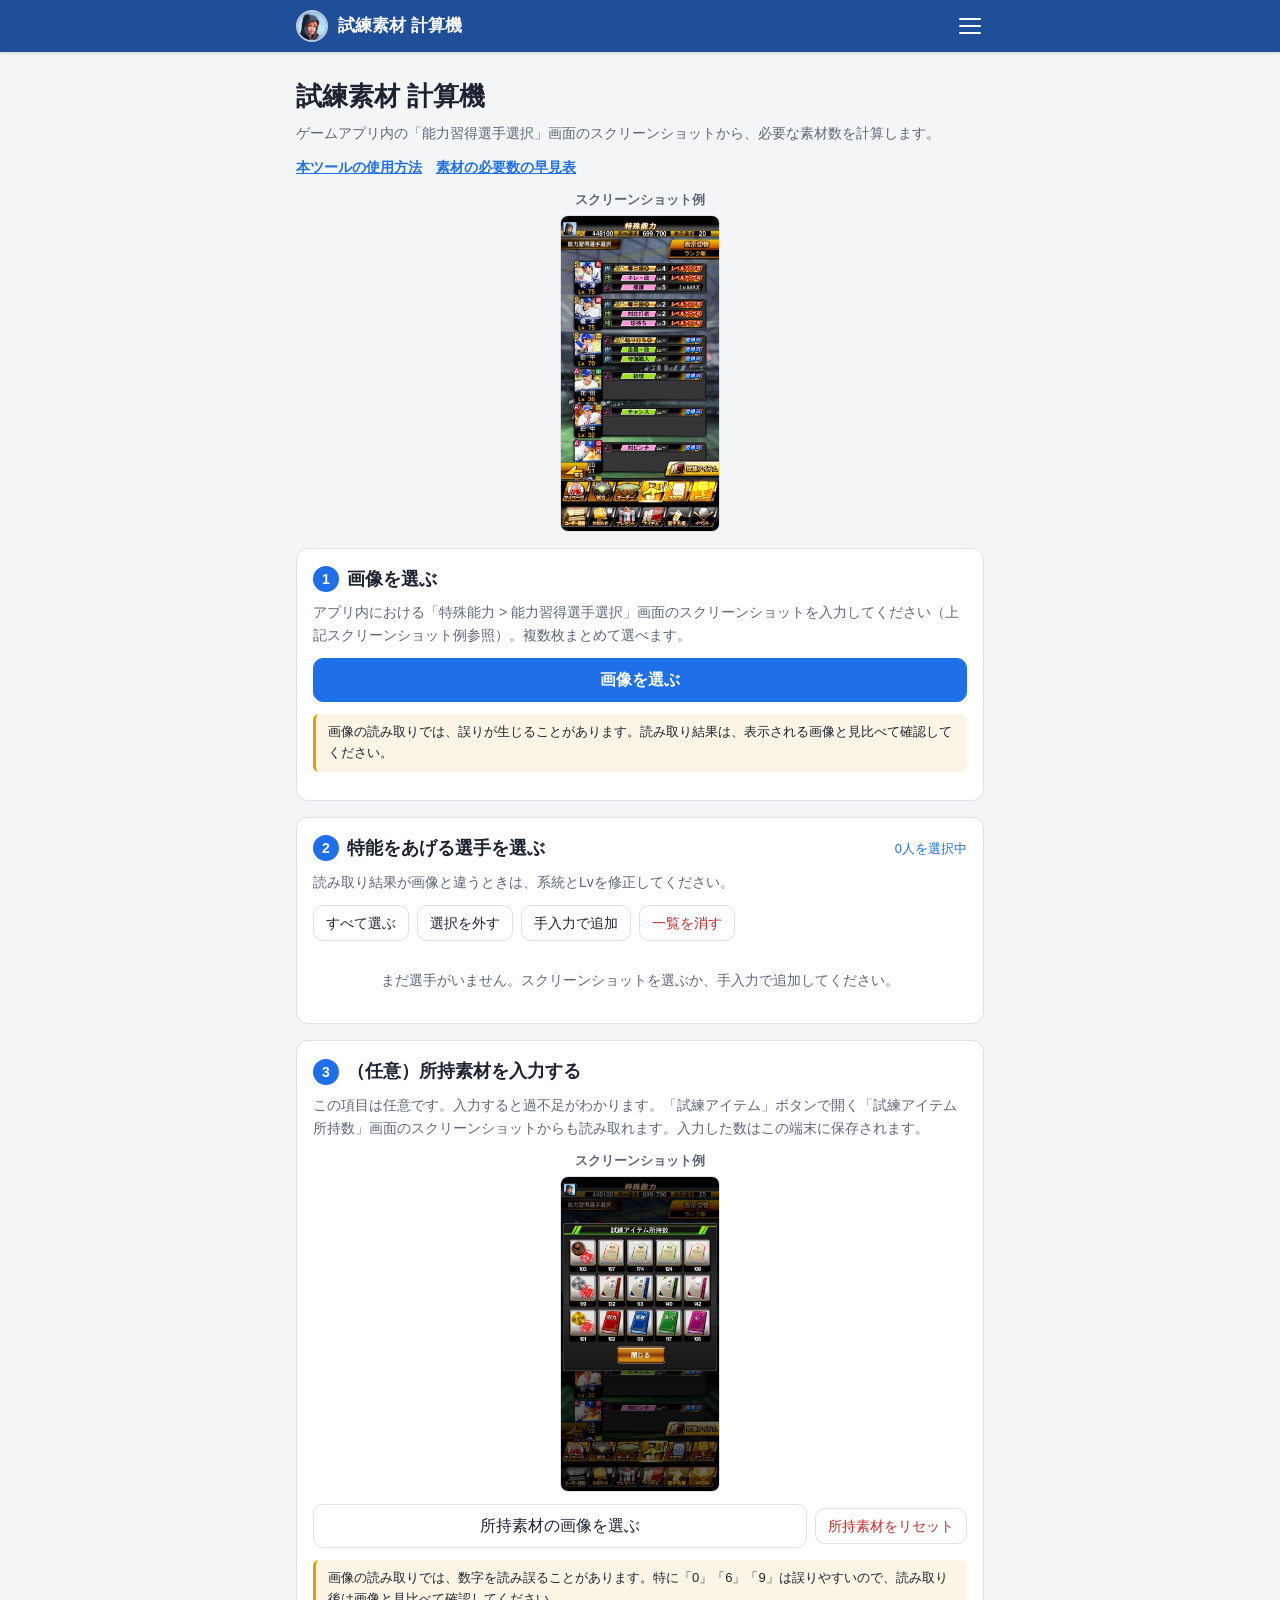
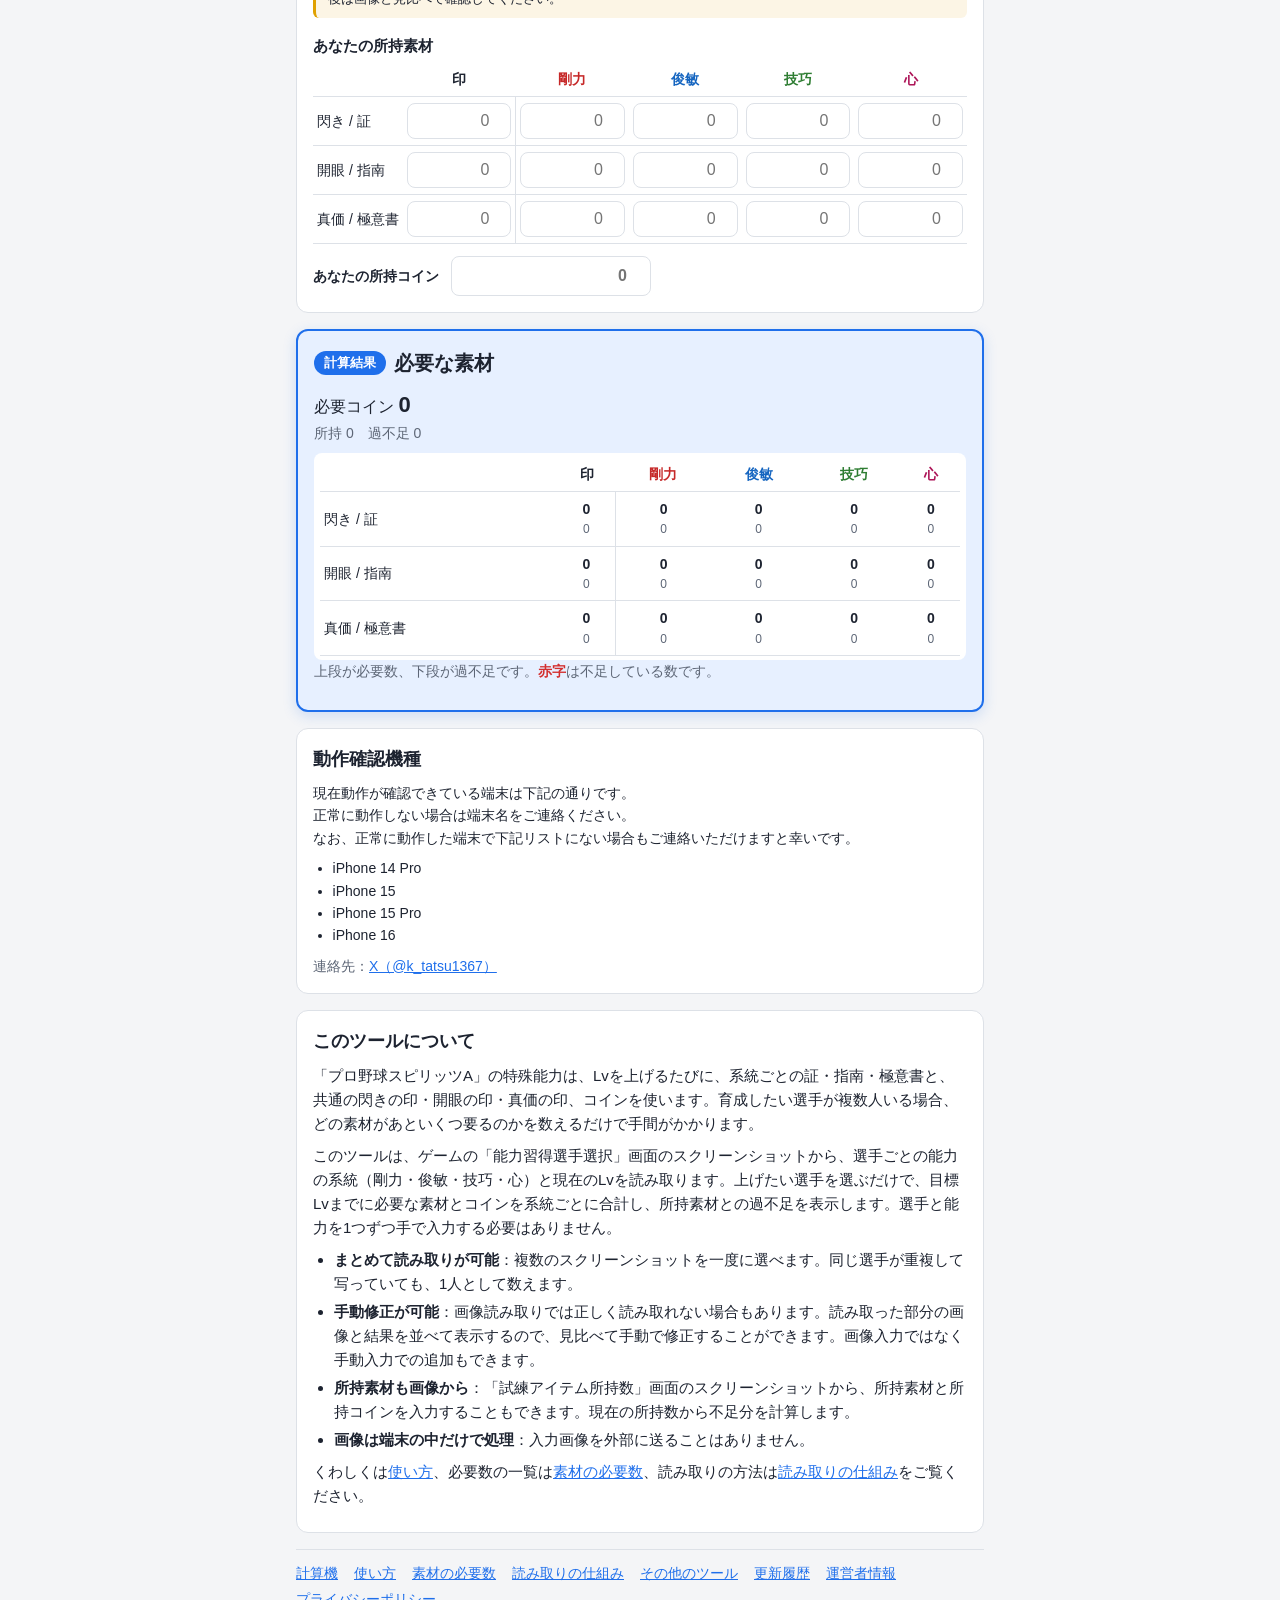
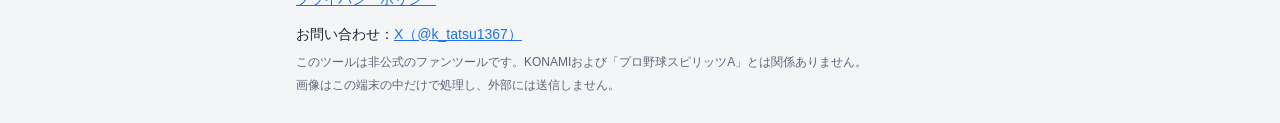
<file: index.html>
<!doctype html>
<html lang="ja">
<head>
  <meta charset="utf-8">
  <meta name="viewport" content="width=device-width, initial-scale=1, viewport-fit=cover">
  <meta name="apple-mobile-web-app-capable" content="yes">
  <title>試練素材 計算機（スクショ読み取り）</title>
  <meta name="description" content="プロスピAの「能力習得選手選択」画面のスクリーンショットを選ぶだけで、特殊能力のレベル上げに必要な証・指南・極意書・各印とコイン、所持素材との過不足を計算する無料ツールです。画像は端末の外に送りません。">
  <link rel="canonical" href="https://www.tokunou-calc.com/">
  <link rel="stylesheet" href="src/style.css?v=20261103b">
  <script async src="https://pagead2.googlesyndication.com/pagead/js/adsbygoogle.js?client=ca-pub-3020044701586859"
     crossorigin="anonymous"></script>
</head>
<body>
  <header class="topbar">
    <div class="topbar-inner">
      <a class="topbar-title" href="index.html"><img class="topbar-icon" src="img/icon.jpg" alt="" width="32" height="32">試練素材 計算機</a>
      <button type="button" class="menu-button" aria-expanded="false" aria-controls="site-menu" aria-label="メニューを開く">
        <span class="menu-icon" aria-hidden="true"></span>
      </button>
    </div>
    <nav id="site-menu" class="site-menu" aria-label="メニュー" hidden>
      <ul>
      <li><a href="index.html" aria-current="page">計算機</a></li>
      <li><a href="guide.html">使い方</a></li>
      <li><a href="materials.html">素材の必要数</a></li>
      <li><a href="mechanism.html">読み取りの仕組み</a></li>
      <li><a href="tools.html">その他のツール</a></li>
      <li><a href="updates.html">更新履歴</a></li>
      <li><a href="about.html">運営者情報</a></li>
      <li><a href="privacy.html">プライバシーポリシー</a></li>
      </ul>
    </nav>
  </header>
  <header class="site-header">
    <h1>試練素材 計算機</h1>
    <p class="lead">ゲームアプリ内の「能力習得選手選択」画面のスクリーンショットから、必要な素材数を計算します。</p>
    <p class="guide-link"><a href="guide.html">本ツールの使用方法</a>　<a href="materials.html">素材の必要数の早見表</a></p>
    <figure class="example">
      <figcaption>スクリーンショット例</figcaption>
      <img src="img/example01.jpg" alt="「能力習得選手選択」画面のスクリーンショット例" width="600" height="1194" loading="lazy">
    </figure>
  </header>

  <main>
    <section class="card">
      <h2><span class="step">1</span>画像を選ぶ</h2>
      <p class="hint">アプリ内における「特殊能力 &gt; 能力習得選手選択」画面のスクリーンショットを入力してください（上記スクリーンショット例参照）。複数枚まとめて選べます。</p>
      <label class="button primary file-button">
        画像を選ぶ
        <input id="file-input" type="file" accept="image/*" multiple hidden>
      </label>
      <p class="notice">画像の読み取りでは、誤りが生じることがあります。読み取り結果は、表示される画像と見比べて確認してください。</p>
      <p id="read-status" class="status" aria-live="polite"></p>
    </section>

    <section class="card">
      <div class="section-head">
        <h2><span class="step">2</span>特能をあげる選手を選ぶ</h2>
        <span id="selected-count" class="badge"></span>
      </div>
      <p class="hint">読み取り結果が画像と違うときは、系統とLvを修正してください。</p>
      <div class="toolbar">
        <button type="button" id="select-all" class="button small">すべて選ぶ</button>
        <button type="button" id="select-none" class="button small">選択を外す</button>
        <button type="button" id="add-manual" class="button small">手入力で追加</button>
        <button type="button" id="clear-players" class="button small danger">一覧を消す</button>
      </div>
      <div id="player-list" class="player-list"></div>
      <p id="empty-players" class="empty">まだ選手がいません。スクリーンショットを選ぶか、手入力で追加してください。</p>
    </section>

    <section class="card">
      <h2><span class="step">3</span>（任意）所持素材を入力する</h2>
      <p class="hint">この項目は任意です。入力すると過不足がわかります。「試練アイテム」ボタンで開く「試練アイテム所持数」画面のスクリーンショットからも読み取れます。入力した数はこの端末に保存されます。</p>
      <figure class="example">
        <figcaption>スクリーンショット例</figcaption>
        <img src="img/example02.jpg" alt="「試練アイテム所持数」画面のスクリーンショット例" width="600" height="1194" loading="lazy">
      </figure>
      <div class="toolbar owned-tools">
        <label class="button file-button owned-file">
          所持素材の画像を選ぶ
          <input id="owned-file-input" type="file" accept="image/*" hidden>
        </label>
        <button type="button" id="reset-owned" class="button small danger">所持素材をリセット</button>
      </div>
      <p class="notice">画像の読み取りでは、数字を読み誤ることがあります。特に「0」「6」「9」は誤りやすいので、読み取り後は画像と見比べて確認してください。</p>
      <p id="owned-status" class="status" aria-live="polite"></p>
      <img id="owned-thumb" class="thumb owned-thumb" alt="読み取った試練アイテム所持数の画面" hidden>
      <h3 class="sub-head">あなたの所持素材</h3>
      <div class="table-scroll">
        <table id="owned-table" class="material-table"></table>
      </div>
      <label class="coin-input">あなたの所持コイン
        <input id="owned-coin" type="number" inputmode="numeric" min="0" placeholder="0">
      </label>
    </section>

    <section class="card result">
      <h2><span class="result-tag">計算結果</span>必要な素材</h2>
      <p class="coin">必要コイン <strong id="coin-total">0</strong>
        <span class="coin-detail">所持 <span id="coin-owned">0</span>　過不足 <span id="coin-balance" class="bal">0</span></span></p>
      <div class="table-scroll">
        <table id="result-table" class="material-table"></table>
      </div>
      <p class="hint">上段が必要数、下段が過不足です。<span class="short">赤字</span>は不足している数です。</p>
    </section>
    <section class="card devices">
      <h2>動作確認機種</h2>
      <p>現在動作が確認できている端末は下記の通りです。<br>
        正常に動作しない場合は端末名をご連絡ください。<br>
        なお、正常に動作した端末で下記リストにない場合もご連絡いただけますと幸いです。</p>
      <ul>
        <li>iPhone 14 Pro</li>
        <li>iPhone 15</li>
        <li>iPhone 15 Pro</li>
        <li>iPhone 16</li>
      </ul>
      <p class="hint">連絡先：<a href="https://x.com/k_tatsu1367" target="_blank" rel="noopener noreferrer">X（@k_tatsu1367）</a></p>
    </section>

    <section class="card about-tool">
      <h2>このツールについて</h2>
      <p>「プロ野球スピリッツA」の特殊能力は、Lvを上げるたびに、系統ごとの証・指南・極意書と、共通の閃きの印・開眼の印・真価の印、コインを使います。育成したい選手が複数人いる場合、どの素材があといくつ要るのかを数えるだけで手間がかかります。</p>
      <p>このツールは、ゲームの「能力習得選手選択」画面のスクリーンショットから、選手ごとの能力の系統（剛力・俊敏・技巧・心）と現在のLvを読み取ります。上げたい選手を選ぶだけで、目標Lvまでに必要な素材とコインを系統ごとに合計し、所持素材との過不足を表示します。選手と能力を1つずつ手で入力する必要はありません。</p>
      <ul>
        <li><strong>まとめて読み取りが可能</strong>：複数のスクリーンショットを一度に選べます。同じ選手が重複して写っていても、1人として数えます。</li>
        <li><strong>手動修正が可能</strong>：画像読み取りでは正しく読み取れない場合もあります。読み取った部分の画像と結果を並べて表示するので、見比べて手動で修正することができます。画像入力ではなく手動入力での追加もできます。</li>
        <li><strong>所持素材も画像から</strong>：「試練アイテム所持数」画面のスクリーンショットから、所持素材と所持コインを入力することもできます。現在の所持数から不足分を計算します。</li>
        <li><strong>画像は端末の中だけで処理</strong>：入力画像を外部に送ることはありません。</li>
      </ul>
      <p>くわしくは<a href="guide.html">使い方</a>、必要数の一覧は<a href="materials.html">素材の必要数</a>、読み取りの方法は<a href="mechanism.html">読み取りの仕組み</a>をご覧ください。</p>
    </section>
  </main>

  <footer class="site-footer">
    <nav class="footer-nav" aria-label="サイト内のページ">
      <a href="index.html">計算機</a><a href="guide.html">使い方</a><a href="materials.html">素材の必要数</a><a href="mechanism.html">読み取りの仕組み</a><a href="tools.html">その他のツール</a><a href="updates.html">更新履歴</a><a href="about.html">運営者情報</a><a href="privacy.html">プライバシーポリシー</a>
    </nav>
    <p class="contact">お問い合わせ：<a href="https://x.com/k_tatsu1367" target="_blank" rel="noopener noreferrer">X（@k_tatsu1367）</a></p>
    <p>このツールは非公式のファンツールです。KONAMIおよび「プロ野球スピリッツA」とは関係ありません。</p>
    <p>画像はこの端末の中だけで処理し、外部には送信しません。</p>
  </footer>

  <template id="player-template">
    <article class="player">
      <label class="pick">
        <input type="checkbox" class="pick-input">
        <span class="pick-label">選択</span>
      </label>
      <img class="thumb" alt="">
      <p class="rows-label">読み取り結果</p>
      <div class="rows"></div>
      <div class="player-foot">
        <label class="target-label">目標Lv
          <select class="target">
            <option value="1">Lv.1</option><option value="2">Lv.2</option><option value="3">Lv.3</option>
            <option value="4">Lv.4</option><option value="5">Lv.5</option>
          </select>
        </label>
        <button type="button" class="button small danger remove">削除</button>
      </div>
    </article>
  </template>

  <script src="src/reader.js?v=20261103b"></script>
  <script src="src/materials.js?v=20261103b"></script>
  <script src="src/coin.js?v=20261103b"></script>
  <script src="src/calc.js?v=20261103b"></script>
  <script src="src/app.js?v=20261103b"></script>
  <script src="src/nav.js?v=20261103b"></script>
</body>
</html>
</file>
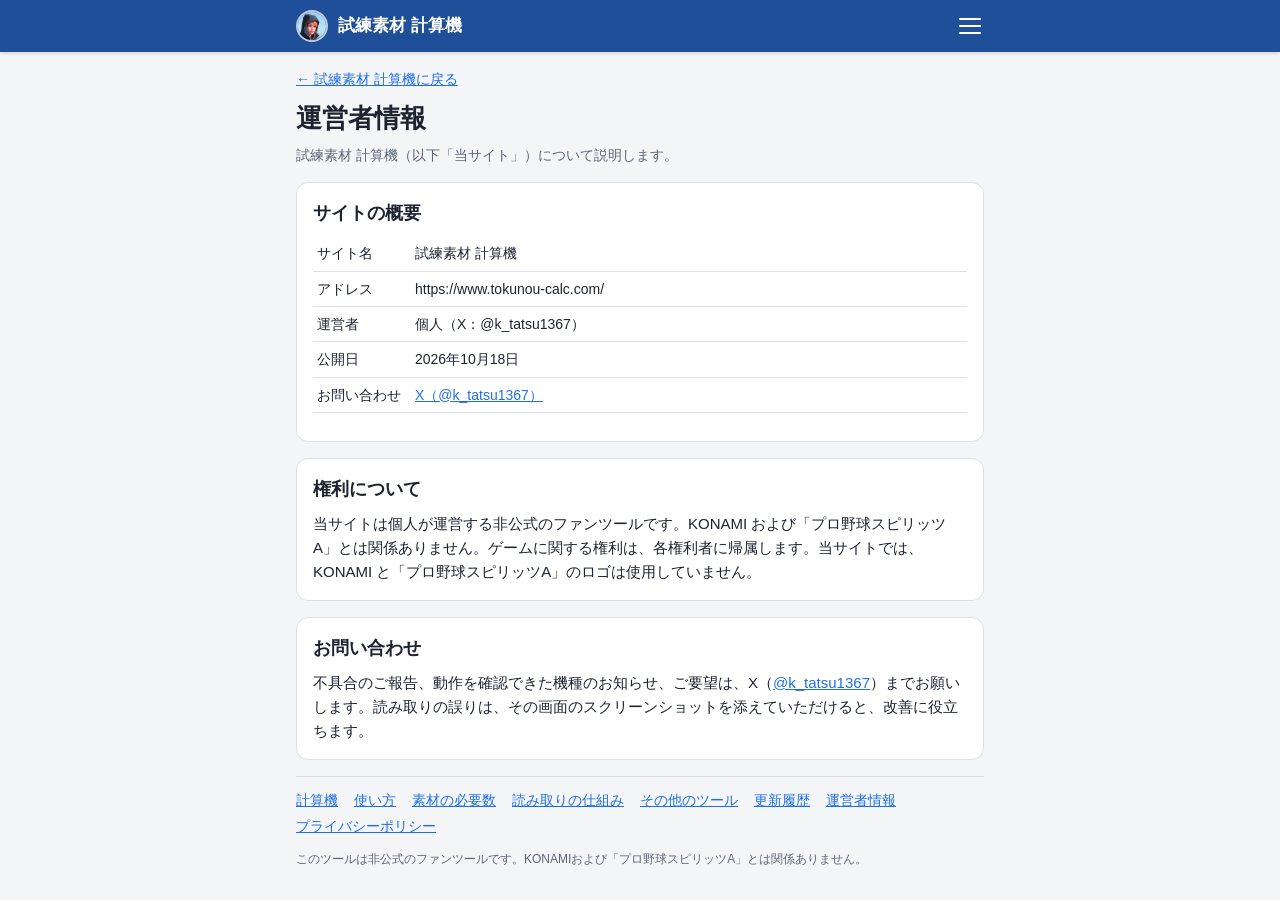
<file: about.html>
<!doctype html>
<html lang="ja">
<head>
  <meta charset="utf-8">
  <meta name="viewport" content="width=device-width, initial-scale=1, viewport-fit=cover">
  <title>運営者情報｜試練素材 計算機</title>
  <meta name="description" content="試練素材 計算機の運営者情報です。サイトの概要、権利、お問い合わせ先をまとめています。">
  <link rel="canonical" href="https://www.tokunou-calc.com/about.html">
  <link rel="stylesheet" href="src/style.css?v=20261103b">
  <script async src="https://pagead2.googlesyndication.com/pagead/js/adsbygoogle.js?client=ca-pub-3020044701586859"
     crossorigin="anonymous"></script>
</head>
<body>
  <header class="topbar">
    <div class="topbar-inner">
      <a class="topbar-title" href="index.html"><img class="topbar-icon" src="img/icon.jpg" alt="" width="32" height="32">試練素材 計算機</a>
      <button type="button" class="menu-button" aria-expanded="false" aria-controls="site-menu" aria-label="メニューを開く">
        <span class="menu-icon" aria-hidden="true"></span>
      </button>
    </div>
    <nav id="site-menu" class="site-menu" aria-label="メニュー" hidden>
      <ul>
      <li><a href="index.html">計算機</a></li>
      <li><a href="guide.html">使い方</a></li>
      <li><a href="materials.html">素材の必要数</a></li>
      <li><a href="mechanism.html">読み取りの仕組み</a></li>
      <li><a href="tools.html">その他のツール</a></li>
      <li><a href="updates.html">更新履歴</a></li>
      <li><a href="about.html" aria-current="page">運営者情報</a></li>
      <li><a href="privacy.html">プライバシーポリシー</a></li>
      </ul>
    </nav>
  </header>
  <header class="site-header">
    <p class="back"><a href="index.html">← 試練素材 計算機に戻る</a></p>
    <h1>運営者情報</h1>
    <p class="lead">試練素材 計算機（以下「当サイト」）について説明します。</p>
  </header>

  <main class="policy">
    <section class="card">
      <h2>サイトの概要</h2>
      <table class="material-table guide-table about-table">
        <tbody>
          <tr><th>サイト名</th><td>試練素材 計算機</td></tr>
          <tr><th>アドレス</th><td>https://www.tokunou-calc.com/</td></tr>
          <tr><th>運営者</th><td>個人（X：@k_tatsu1367）</td></tr>
          <tr><th>公開日</th><td>2026年10月18日</td></tr>
          <tr><th>お問い合わせ</th><td><a href="https://x.com/k_tatsu1367" target="_blank" rel="noopener noreferrer">X（@k_tatsu1367）</a></td></tr>
        </tbody>
      </table>
    </section>

    <section class="card">
      <h2>権利について</h2>
      <p>当サイトは個人が運営する非公式のファンツールです。KONAMI および「プロ野球スピリッツA」とは関係ありません。ゲームに関する権利は、各権利者に帰属します。当サイトでは、KONAMI と「プロ野球スピリッツA」のロゴは使用していません。</p>
    </section>

    <section class="card">
      <h2>お問い合わせ</h2>
      <p>不具合のご報告、動作を確認できた機種のお知らせ、ご要望は、X（<a href="https://x.com/k_tatsu1367" target="_blank" rel="noopener noreferrer">@k_tatsu1367</a>）までお願いします。読み取りの誤りは、その画面のスクリーンショットを添えていただけると、改善に役立ちます。</p>
    </section>
  </main>

  <footer class="site-footer">
    <nav class="footer-nav" aria-label="サイト内のページ">
      <a href="index.html">計算機</a><a href="guide.html">使い方</a><a href="materials.html">素材の必要数</a><a href="mechanism.html">読み取りの仕組み</a><a href="tools.html">その他のツール</a><a href="updates.html">更新履歴</a><a href="about.html">運営者情報</a><a href="privacy.html">プライバシーポリシー</a>
    </nav>
    <p>このツールは非公式のファンツールです。KONAMIおよび「プロ野球スピリッツA」とは関係ありません。</p>
  </footer>
  <script src="src/nav.js?v=20261103b"></script>
</body>
</html>
</file>
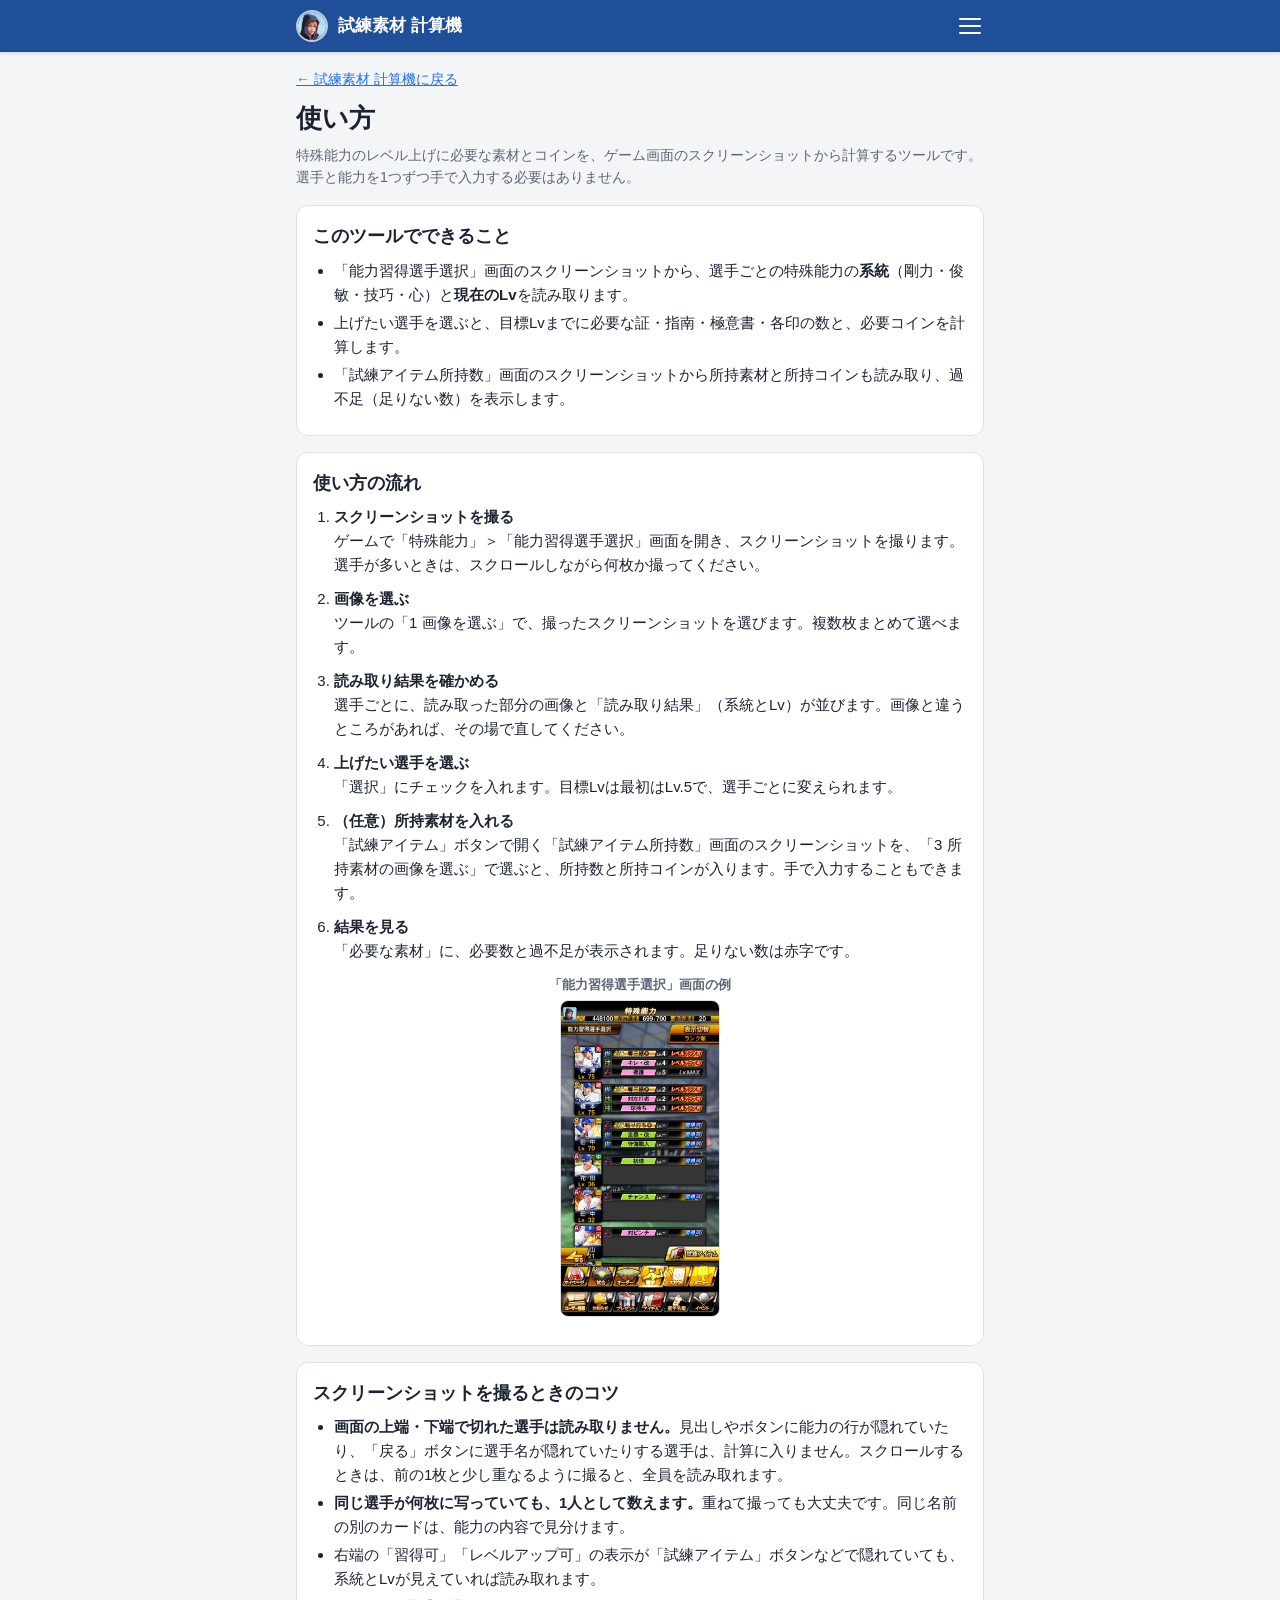
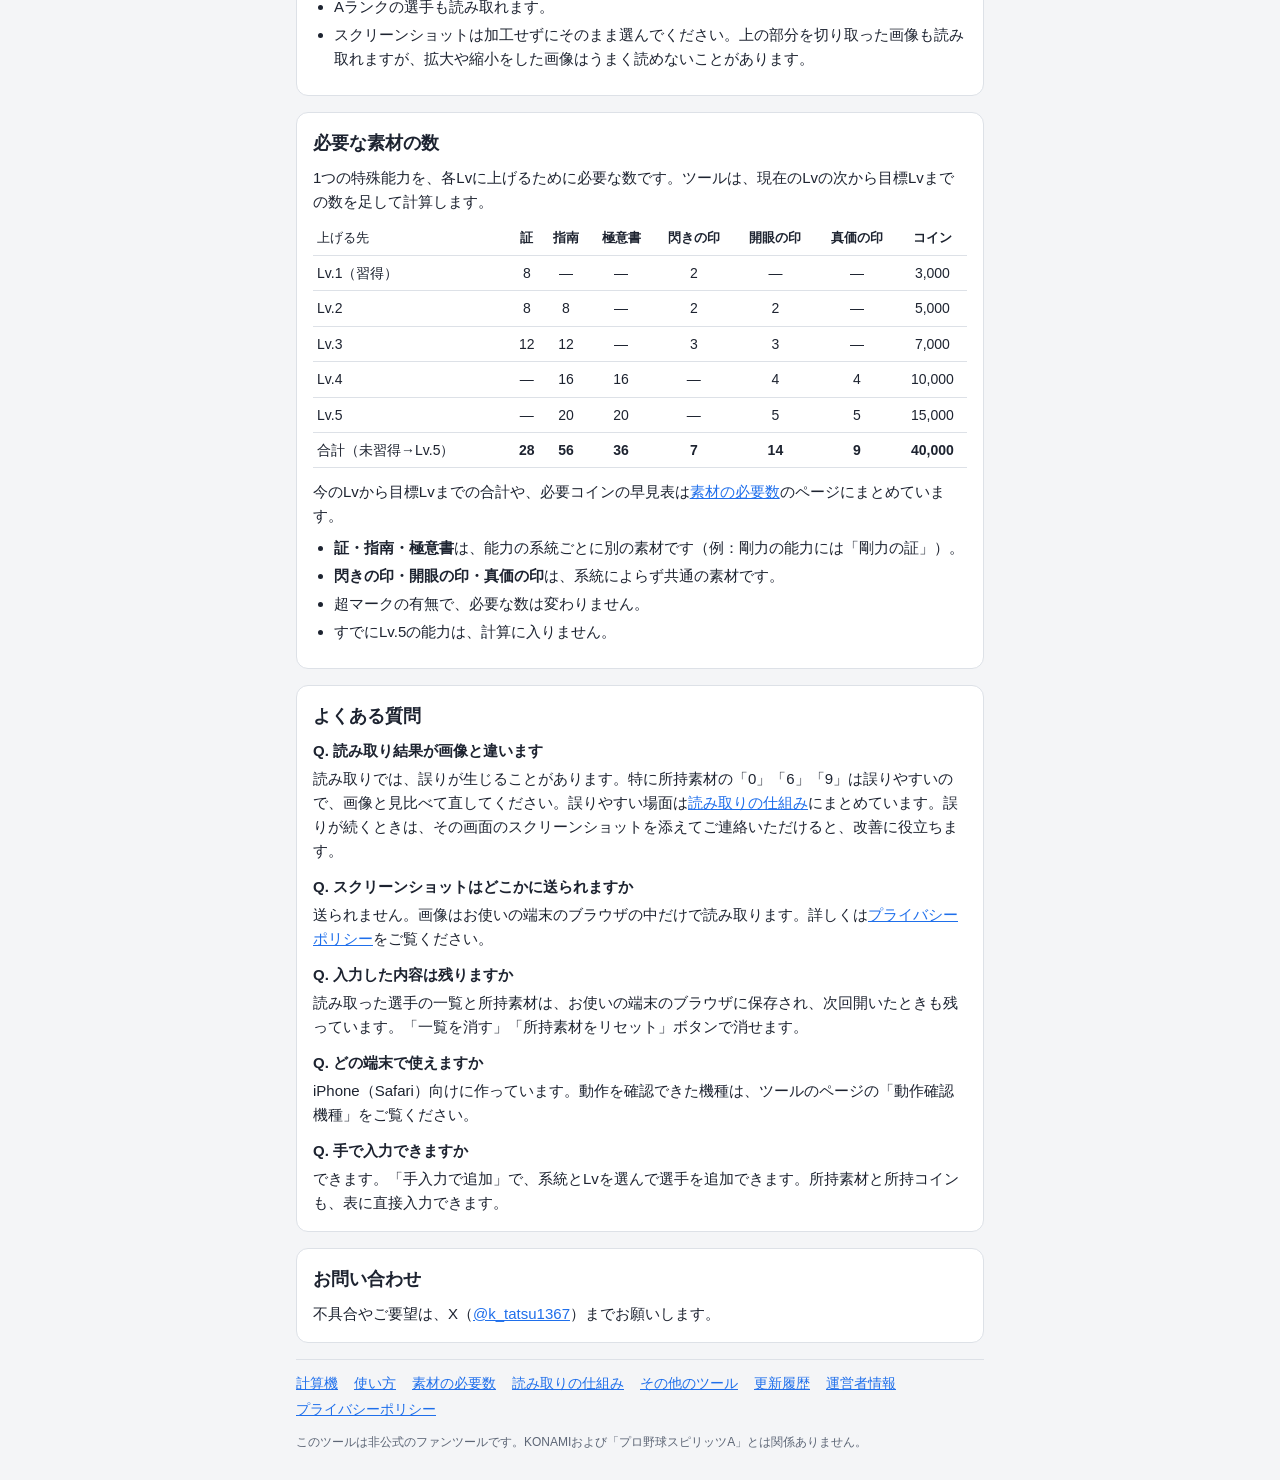
<file: guide.html>
<!doctype html>
<html lang="ja">
<head>
  <meta charset="utf-8">
  <meta name="viewport" content="width=device-width, initial-scale=1, viewport-fit=cover">
  <title>使い方｜試練素材 計算機</title>
  <meta name="description" content="プロスピAの特殊能力のレベル上げに必要な素材とコインを、スクリーンショットから計算するツールの使い方です。">
  <link rel="canonical" href="https://www.tokunou-calc.com/guide.html">
  <link rel="stylesheet" href="src/style.css?v=20261103b">
  <script async src="https://pagead2.googlesyndication.com/pagead/js/adsbygoogle.js?client=ca-pub-3020044701586859"
     crossorigin="anonymous"></script>
</head>
<body>
  <header class="topbar">
    <div class="topbar-inner">
      <a class="topbar-title" href="index.html"><img class="topbar-icon" src="img/icon.jpg" alt="" width="32" height="32">試練素材 計算機</a>
      <button type="button" class="menu-button" aria-expanded="false" aria-controls="site-menu" aria-label="メニューを開く">
        <span class="menu-icon" aria-hidden="true"></span>
      </button>
    </div>
    <nav id="site-menu" class="site-menu" aria-label="メニュー" hidden>
      <ul>
      <li><a href="index.html">計算機</a></li>
      <li><a href="guide.html" aria-current="page">使い方</a></li>
      <li><a href="materials.html">素材の必要数</a></li>
      <li><a href="mechanism.html">読み取りの仕組み</a></li>
      <li><a href="tools.html">その他のツール</a></li>
      <li><a href="updates.html">更新履歴</a></li>
      <li><a href="about.html">運営者情報</a></li>
      <li><a href="privacy.html">プライバシーポリシー</a></li>
      </ul>
    </nav>
  </header>
  <header class="site-header">
    <p class="back"><a href="index.html">← 試練素材 計算機に戻る</a></p>
    <h1>使い方</h1>
    <p class="lead">特殊能力のレベル上げに必要な素材とコインを、ゲーム画面のスクリーンショットから計算するツールです。選手と能力を1つずつ手で入力する必要はありません。</p>
  </header>

  <main class="policy">
    <section class="card">
      <h2>このツールでできること</h2>
      <ul>
        <li>「能力習得選手選択」画面のスクリーンショットから、選手ごとの特殊能力の<strong>系統</strong>（剛力・俊敏・技巧・心）と<strong>現在のLv</strong>を読み取ります。</li>
        <li>上げたい選手を選ぶと、目標Lvまでに必要な証・指南・極意書・各印の数と、必要コインを計算します。</li>
        <li>「試練アイテム所持数」画面のスクリーンショットから所持素材と所持コインも読み取り、過不足（足りない数）を表示します。</li>
      </ul>
    </section>

    <section class="card">
      <h2>使い方の流れ</h2>
      <ol>
        <li><strong>スクリーンショットを撮る</strong><br>ゲームで「特殊能力」＞「能力習得選手選択」画面を開き、スクリーンショットを撮ります。選手が多いときは、スクロールしながら何枚か撮ってください。</li>
        <li><strong>画像を選ぶ</strong><br>ツールの「1 画像を選ぶ」で、撮ったスクリーンショットを選びます。複数枚まとめて選べます。</li>
        <li><strong>読み取り結果を確かめる</strong><br>選手ごとに、読み取った部分の画像と「読み取り結果」（系統とLv）が並びます。画像と違うところがあれば、その場で直してください。</li>
        <li><strong>上げたい選手を選ぶ</strong><br>「選択」にチェックを入れます。目標Lvは最初はLv.5で、選手ごとに変えられます。</li>
        <li><strong>（任意）所持素材を入れる</strong><br>「試練アイテム」ボタンで開く「試練アイテム所持数」画面のスクリーンショットを、「3 所持素材の画像を選ぶ」で選ぶと、所持数と所持コインが入ります。手で入力することもできます。</li>
        <li><strong>結果を見る</strong><br>「必要な素材」に、必要数と過不足が表示されます。足りない数は赤字です。</li>
      </ol>
      <figure class="example">
        <figcaption>「能力習得選手選択」画面の例</figcaption>
        <img src="img/example01.jpg" alt="「能力習得選手選択」画面のスクリーンショット例" width="600" height="1194" loading="lazy">
      </figure>
    </section>

    <section class="card">
      <h2>スクリーンショットを撮るときのコツ</h2>
      <ul>
        <li><strong>画面の上端・下端で切れた選手は読み取りません。</strong>見出しやボタンに能力の行が隠れていたり、「戻る」ボタンに選手名が隠れていたりする選手は、計算に入りません。スクロールするときは、前の1枚と少し重なるように撮ると、全員を読み取れます。</li>
        <li><strong>同じ選手が何枚に写っていても、1人として数えます。</strong>重ねて撮っても大丈夫です。同じ名前の別のカードは、能力の内容で見分けます。</li>
        <li>右端の「習得可」「レベルアップ可」の表示が「試練アイテム」ボタンなどで隠れていても、系統とLvが見えていれば読み取れます。</li>
        <li>Aランクの選手も読み取れます。</li>
        <li>スクリーンショットは加工せずにそのまま選んでください。上の部分を切り取った画像も読み取れますが、拡大や縮小をした画像はうまく読めないことがあります。</li>
      </ul>
    </section>

    <section class="card">
      <h2>必要な素材の数</h2>
      <p>1つの特殊能力を、各Lvに上げるために必要な数です。ツールは、現在のLvの次から目標Lvまでの数を足して計算します。</p>
      <div class="table-scroll">
        <table class="material-table guide-table">
          <thead>
            <tr><th>上げる先</th><th>証</th><th>指南</th><th>極意書</th><th>閃きの印</th><th>開眼の印</th><th>真価の印</th><th>コイン</th></tr>
          </thead>
          <tbody>
            <tr><th>Lv.1（習得）</th><td>8</td><td>—</td><td>—</td><td>2</td><td>—</td><td>—</td><td>3,000</td></tr>
            <tr><th>Lv.2</th><td>8</td><td>8</td><td>—</td><td>2</td><td>2</td><td>—</td><td>5,000</td></tr>
            <tr><th>Lv.3</th><td>12</td><td>12</td><td>—</td><td>3</td><td>3</td><td>—</td><td>7,000</td></tr>
            <tr><th>Lv.4</th><td>—</td><td>16</td><td>16</td><td>—</td><td>4</td><td>4</td><td>10,000</td></tr>
            <tr><th>Lv.5</th><td>—</td><td>20</td><td>20</td><td>—</td><td>5</td><td>5</td><td>15,000</td></tr>
            <tr class="total"><th>合計（未習得→Lv.5）</th><td>28</td><td>56</td><td>36</td><td>7</td><td>14</td><td>9</td><td>40,000</td></tr>
          </tbody>
        </table>
      </div>
      <p>今のLvから目標Lvまでの合計や、必要コインの早見表は<a href="materials.html">素材の必要数</a>のページにまとめています。</p>
      <ul>
        <li><strong>証・指南・極意書</strong>は、能力の系統ごとに別の素材です（例：剛力の能力には「剛力の証」）。</li>
        <li><strong>閃きの印・開眼の印・真価の印</strong>は、系統によらず共通の素材です。</li>
        <li>超マークの有無で、必要な数は変わりません。</li>
        <li>すでにLv.5の能力は、計算に入りません。</li>
      </ul>
    </section>

    <section class="card">
      <h2>よくある質問</h2>
      <dl class="faq">
        <dt>Q. 読み取り結果が画像と違います</dt>
        <dd>読み取りでは、誤りが生じることがあります。特に所持素材の「0」「6」「9」は誤りやすいので、画像と見比べて直してください。誤りやすい場面は<a href="mechanism.html">読み取りの仕組み</a>にまとめています。誤りが続くときは、その画面のスクリーンショットを添えてご連絡いただけると、改善に役立ちます。</dd>
        <dt>Q. スクリーンショットはどこかに送られますか</dt>
        <dd>送られません。画像はお使いの端末のブラウザの中だけで読み取ります。詳しくは<a href="privacy.html">プライバシーポリシー</a>をご覧ください。</dd>
        <dt>Q. 入力した内容は残りますか</dt>
        <dd>読み取った選手の一覧と所持素材は、お使いの端末のブラウザに保存され、次回開いたときも残っています。「一覧を消す」「所持素材をリセット」ボタンで消せます。</dd>
        <dt>Q. どの端末で使えますか</dt>
        <dd>iPhone（Safari）向けに作っています。動作を確認できた機種は、ツールのページの「動作確認機種」をご覧ください。</dd>
        <dt>Q. 手で入力できますか</dt>
        <dd>できます。「手入力で追加」で、系統とLvを選んで選手を追加できます。所持素材と所持コインも、表に直接入力できます。</dd>
      </dl>
    </section>

    <section class="card">
      <h2>お問い合わせ</h2>
      <p>不具合やご要望は、X（<a href="https://x.com/k_tatsu1367" target="_blank" rel="noopener noreferrer">@k_tatsu1367</a>）までお願いします。</p>
    </section>
  </main>

  <footer class="site-footer">
    <nav class="footer-nav" aria-label="サイト内のページ">
      <a href="index.html">計算機</a><a href="guide.html">使い方</a><a href="materials.html">素材の必要数</a><a href="mechanism.html">読み取りの仕組み</a><a href="tools.html">その他のツール</a><a href="updates.html">更新履歴</a><a href="about.html">運営者情報</a><a href="privacy.html">プライバシーポリシー</a>
    </nav>
    <p>このツールは非公式のファンツールです。KONAMIおよび「プロ野球スピリッツA」とは関係ありません。</p>
  </footer>
  <script src="src/nav.js?v=20261103b"></script>
</body>
</html>
</file>
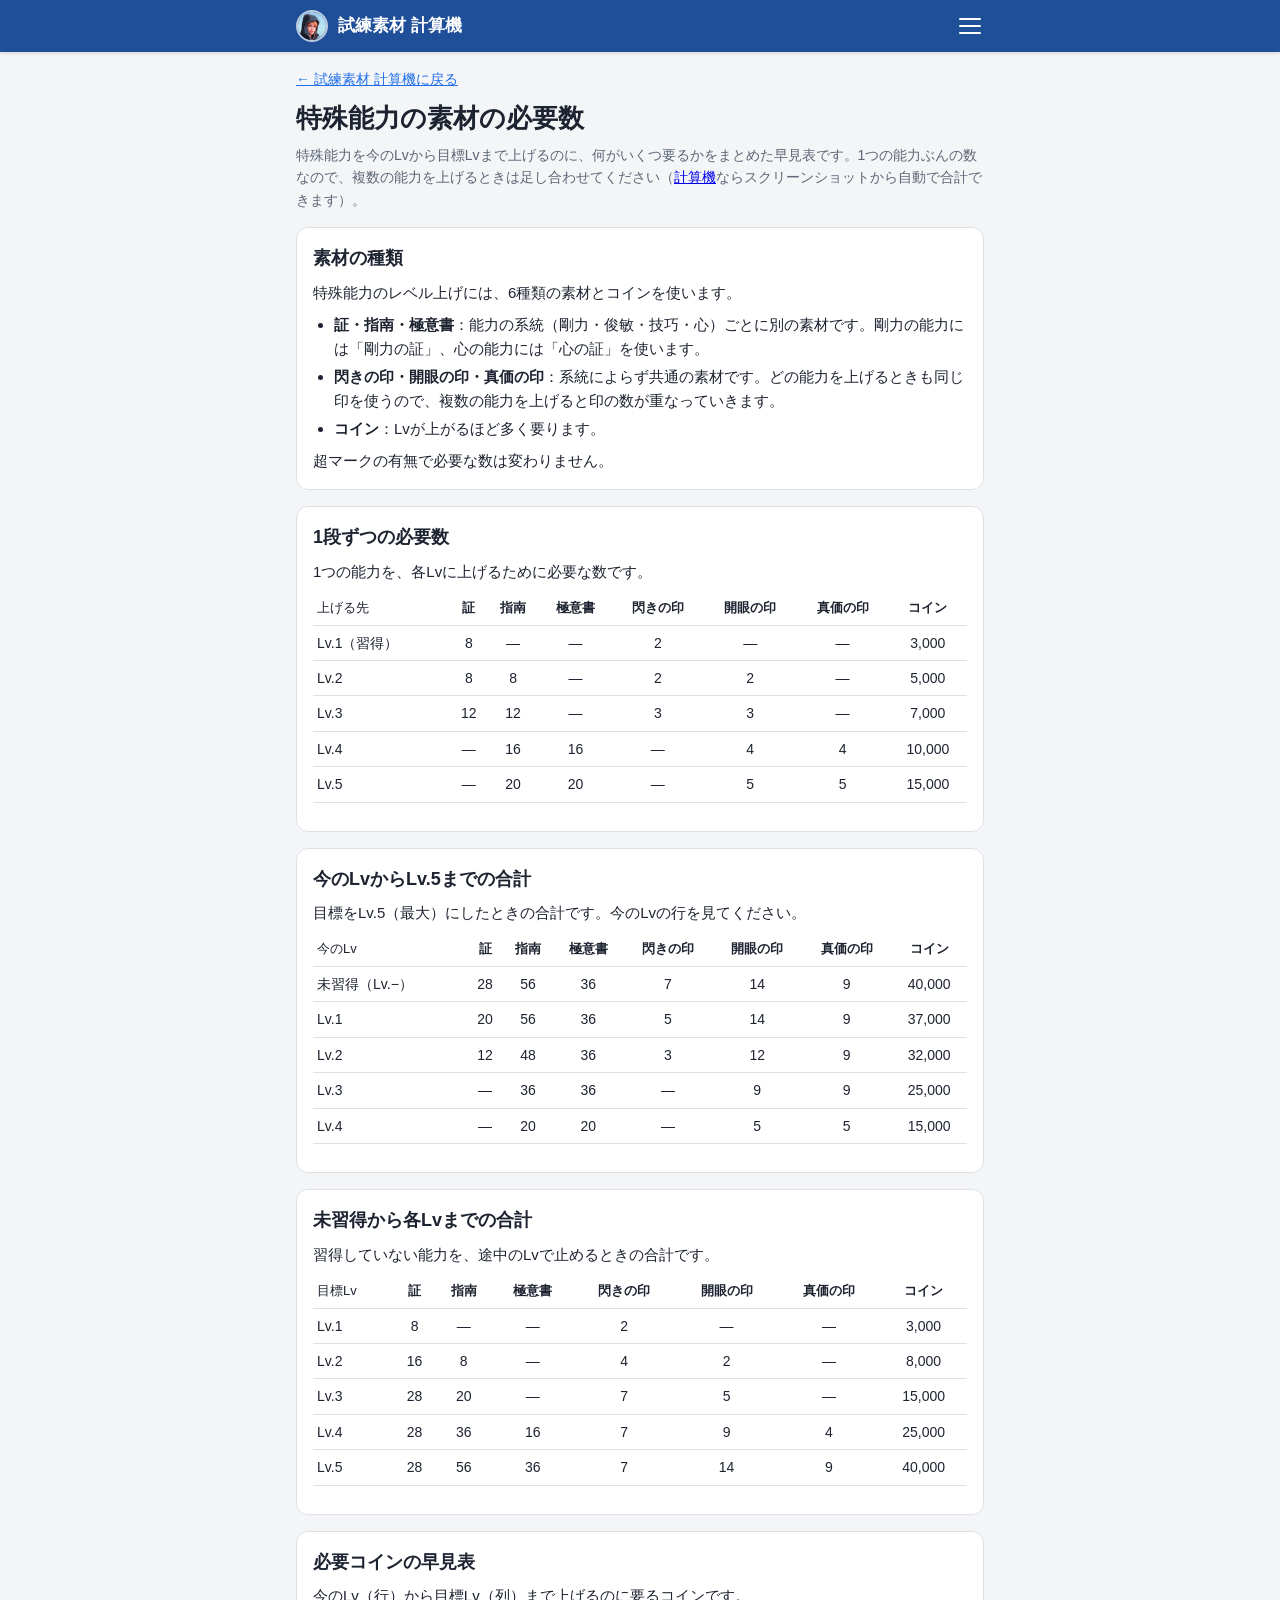
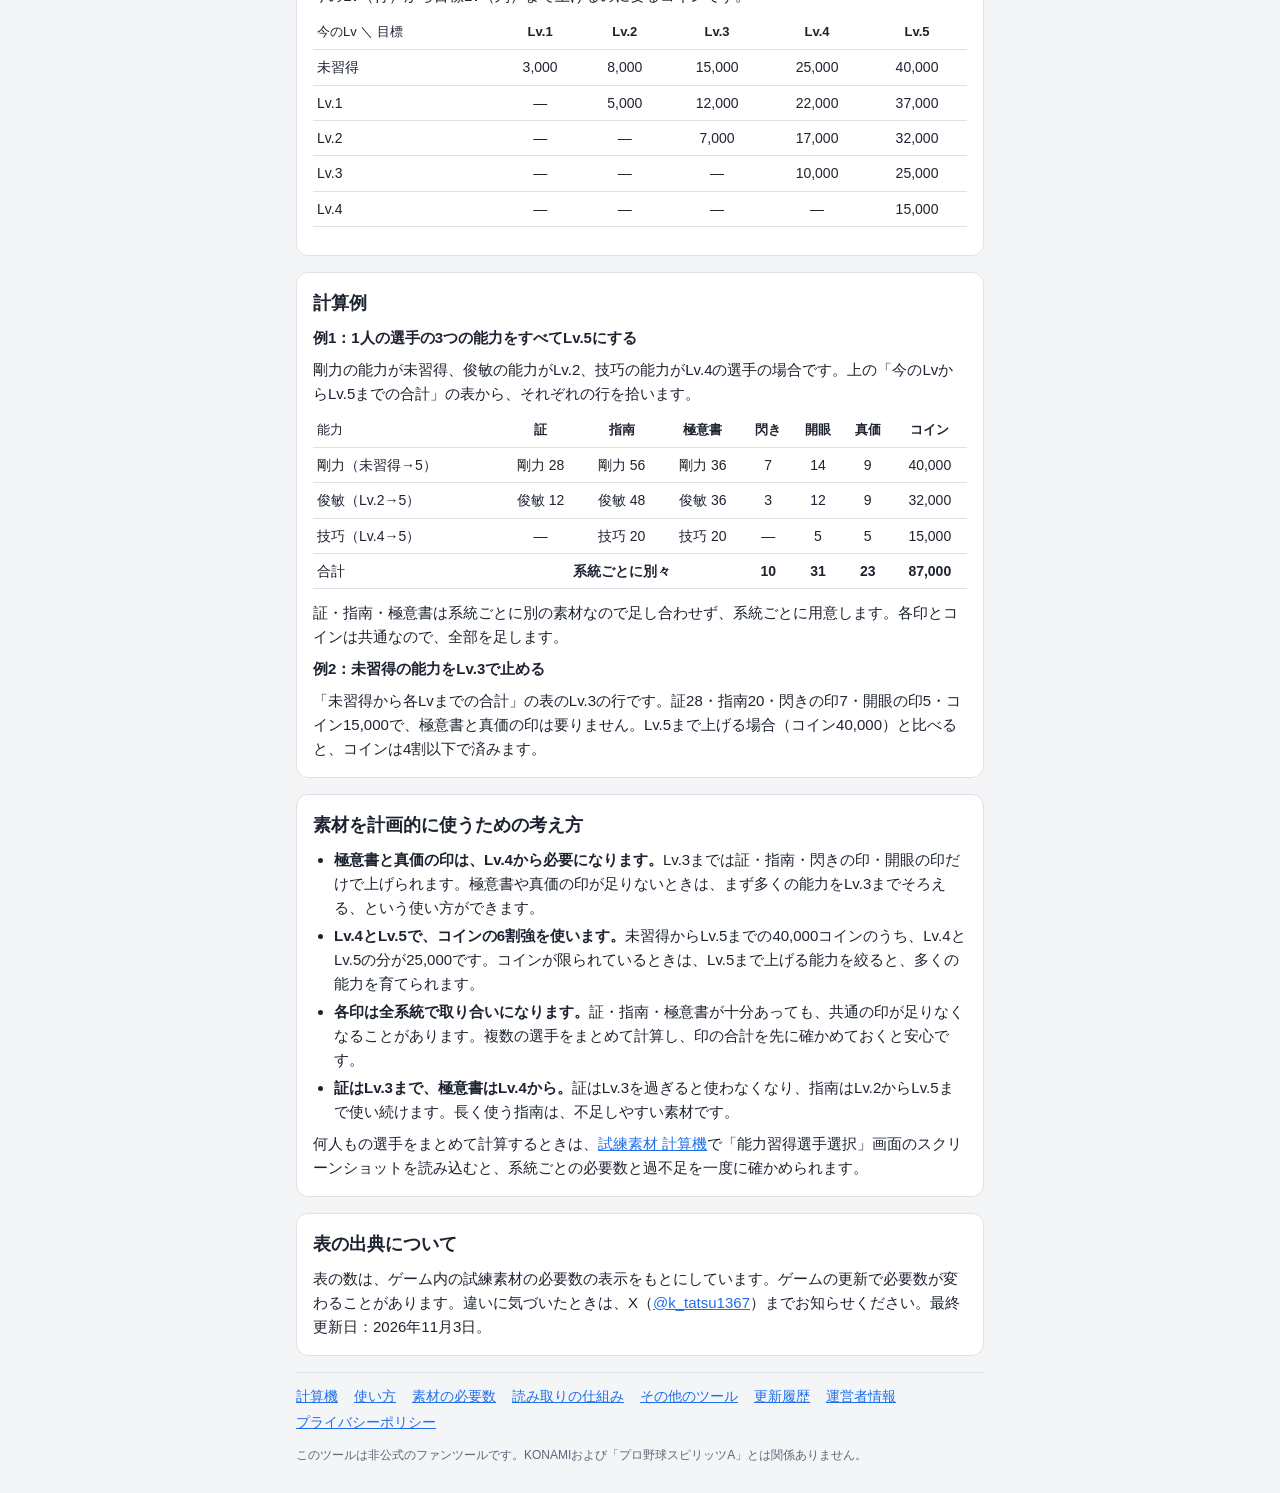
<file: materials.html>
<!doctype html>
<html lang="ja">
<head>
  <meta charset="utf-8">
  <meta name="viewport" content="width=device-width, initial-scale=1, viewport-fit=cover">
  <title>特殊能力の素材の必要数（早見表と計算例）｜試練素材 計算機</title>
  <meta name="description" content="プロスピAの特殊能力を、今のLvから目標Lvまで上げるのに必要な証・指南・極意書・各印とコインの早見表です。計算例と、素材を無駄にしない育て方の考え方も載せています。">
  <link rel="canonical" href="https://www.tokunou-calc.com/materials.html">
  <link rel="stylesheet" href="src/style.css?v=20261103b">
  <script async src="https://pagead2.googlesyndication.com/pagead/js/adsbygoogle.js?client=ca-pub-3020044701586859"
     crossorigin="anonymous"></script>
</head>
<body>
  <header class="topbar">
    <div class="topbar-inner">
      <a class="topbar-title" href="index.html"><img class="topbar-icon" src="img/icon.jpg" alt="" width="32" height="32">試練素材 計算機</a>
      <button type="button" class="menu-button" aria-expanded="false" aria-controls="site-menu" aria-label="メニューを開く">
        <span class="menu-icon" aria-hidden="true"></span>
      </button>
    </div>
    <nav id="site-menu" class="site-menu" aria-label="メニュー" hidden>
      <ul>
      <li><a href="index.html">計算機</a></li>
      <li><a href="guide.html">使い方</a></li>
      <li><a href="materials.html" aria-current="page">素材の必要数</a></li>
      <li><a href="mechanism.html">読み取りの仕組み</a></li>
      <li><a href="tools.html">その他のツール</a></li>
      <li><a href="updates.html">更新履歴</a></li>
      <li><a href="about.html">運営者情報</a></li>
      <li><a href="privacy.html">プライバシーポリシー</a></li>
      </ul>
    </nav>
  </header>
  <header class="site-header">
    <p class="back"><a href="index.html">← 試練素材 計算機に戻る</a></p>
    <h1>特殊能力の素材の必要数</h1>
    <p class="lead">特殊能力を今のLvから目標Lvまで上げるのに、何がいくつ要るかをまとめた早見表です。1つの能力ぶんの数なので、複数の能力を上げるときは足し合わせてください（<a href="index.html">計算機</a>ならスクリーンショットから自動で合計できます）。</p>
  </header>

  <main class="policy">
    <section class="card">
      <h2>素材の種類</h2>
      <p>特殊能力のレベル上げには、6種類の素材とコインを使います。</p>
      <ul>
        <li><strong>証・指南・極意書</strong>：能力の系統（剛力・俊敏・技巧・心）ごとに別の素材です。剛力の能力には「剛力の証」、心の能力には「心の証」を使います。</li>
        <li><strong>閃きの印・開眼の印・真価の印</strong>：系統によらず共通の素材です。どの能力を上げるときも同じ印を使うので、複数の能力を上げると印の数が重なっていきます。</li>
        <li><strong>コイン</strong>：Lvが上がるほど多く要ります。</li>
      </ul>
      <p>超マークの有無で必要な数は変わりません。</p>
    </section>

    <section class="card">
      <h2>1段ずつの必要数</h2>
      <p>1つの能力を、各Lvに上げるために必要な数です。</p>
      <div class="table-scroll">
        <table class="material-table guide-table">
          <thead>
            <tr><th>上げる先</th><th>証</th><th>指南</th><th>極意書</th><th>閃きの印</th><th>開眼の印</th><th>真価の印</th><th>コイン</th></tr>
          </thead>
          <tbody>
            <tr><th>Lv.1（習得）</th><td>8</td><td>—</td><td>—</td><td>2</td><td>—</td><td>—</td><td>3,000</td></tr>
            <tr><th>Lv.2</th><td>8</td><td>8</td><td>—</td><td>2</td><td>2</td><td>—</td><td>5,000</td></tr>
            <tr><th>Lv.3</th><td>12</td><td>12</td><td>—</td><td>3</td><td>3</td><td>—</td><td>7,000</td></tr>
            <tr><th>Lv.4</th><td>—</td><td>16</td><td>16</td><td>—</td><td>4</td><td>4</td><td>10,000</td></tr>
            <tr><th>Lv.5</th><td>—</td><td>20</td><td>20</td><td>—</td><td>5</td><td>5</td><td>15,000</td></tr>
          </tbody>
        </table>
      </div>
    </section>

    <section class="card">
      <h2>今のLvからLv.5までの合計</h2>
      <p>目標をLv.5（最大）にしたときの合計です。今のLvの行を見てください。</p>
      <div class="table-scroll">
        <table class="material-table guide-table">
          <thead>
            <tr><th>今のLv</th><th>証</th><th>指南</th><th>極意書</th><th>閃きの印</th><th>開眼の印</th><th>真価の印</th><th>コイン</th></tr>
          </thead>
          <tbody>
            <tr><th>未習得（Lv.−）</th><td>28</td><td>56</td><td>36</td><td>7</td><td>14</td><td>9</td><td>40,000</td></tr>
            <tr><th>Lv.1</th><td>20</td><td>56</td><td>36</td><td>5</td><td>14</td><td>9</td><td>37,000</td></tr>
            <tr><th>Lv.2</th><td>12</td><td>48</td><td>36</td><td>3</td><td>12</td><td>9</td><td>32,000</td></tr>
            <tr><th>Lv.3</th><td>—</td><td>36</td><td>36</td><td>—</td><td>9</td><td>9</td><td>25,000</td></tr>
            <tr><th>Lv.4</th><td>—</td><td>20</td><td>20</td><td>—</td><td>5</td><td>5</td><td>15,000</td></tr>
          </tbody>
        </table>
      </div>
    </section>

    <section class="card">
      <h2>未習得から各Lvまでの合計</h2>
      <p>習得していない能力を、途中のLvで止めるときの合計です。</p>
      <div class="table-scroll">
        <table class="material-table guide-table">
          <thead>
            <tr><th>目標Lv</th><th>証</th><th>指南</th><th>極意書</th><th>閃きの印</th><th>開眼の印</th><th>真価の印</th><th>コイン</th></tr>
          </thead>
          <tbody>
            <tr><th>Lv.1</th><td>8</td><td>—</td><td>—</td><td>2</td><td>—</td><td>—</td><td>3,000</td></tr>
            <tr><th>Lv.2</th><td>16</td><td>8</td><td>—</td><td>4</td><td>2</td><td>—</td><td>8,000</td></tr>
            <tr><th>Lv.3</th><td>28</td><td>20</td><td>—</td><td>7</td><td>5</td><td>—</td><td>15,000</td></tr>
            <tr><th>Lv.4</th><td>28</td><td>36</td><td>16</td><td>7</td><td>9</td><td>4</td><td>25,000</td></tr>
            <tr><th>Lv.5</th><td>28</td><td>56</td><td>36</td><td>7</td><td>14</td><td>9</td><td>40,000</td></tr>
          </tbody>
        </table>
      </div>
    </section>

    <section class="card">
      <h2>必要コインの早見表</h2>
      <p>今のLv（行）から目標Lv（列）まで上げるのに要るコインです。</p>
      <div class="table-scroll">
        <table class="material-table guide-table">
          <thead>
            <tr><th>今のLv ＼ 目標</th><th>Lv.1</th><th>Lv.2</th><th>Lv.3</th><th>Lv.4</th><th>Lv.5</th></tr>
          </thead>
          <tbody>
            <tr><th>未習得</th><td>3,000</td><td>8,000</td><td>15,000</td><td>25,000</td><td>40,000</td></tr>
            <tr><th>Lv.1</th><td>—</td><td>5,000</td><td>12,000</td><td>22,000</td><td>37,000</td></tr>
            <tr><th>Lv.2</th><td>—</td><td>—</td><td>7,000</td><td>17,000</td><td>32,000</td></tr>
            <tr><th>Lv.3</th><td>—</td><td>—</td><td>—</td><td>10,000</td><td>25,000</td></tr>
            <tr><th>Lv.4</th><td>—</td><td>—</td><td>—</td><td>—</td><td>15,000</td></tr>
          </tbody>
        </table>
      </div>
    </section>

    <section class="card">
      <h2>計算例</h2>
      <p><strong>例1：1人の選手の3つの能力をすべてLv.5にする</strong></p>
      <p>剛力の能力が未習得、俊敏の能力がLv.2、技巧の能力がLv.4の選手の場合です。上の「今のLvからLv.5までの合計」の表から、それぞれの行を拾います。</p>
      <div class="table-scroll">
        <table class="material-table guide-table">
          <thead>
            <tr><th>能力</th><th>証</th><th>指南</th><th>極意書</th><th>閃き</th><th>開眼</th><th>真価</th><th>コイン</th></tr>
          </thead>
          <tbody>
            <tr><th>剛力（未習得→5）</th><td>剛力 28</td><td>剛力 56</td><td>剛力 36</td><td>7</td><td>14</td><td>9</td><td>40,000</td></tr>
            <tr><th>俊敏（Lv.2→5）</th><td>俊敏 12</td><td>俊敏 48</td><td>俊敏 36</td><td>3</td><td>12</td><td>9</td><td>32,000</td></tr>
            <tr><th>技巧（Lv.4→5）</th><td>—</td><td>技巧 20</td><td>技巧 20</td><td>—</td><td>5</td><td>5</td><td>15,000</td></tr>
            <tr class="total"><th>合計</th><td colspan="3">系統ごとに別々</td><td>10</td><td>31</td><td>23</td><td>87,000</td></tr>
          </tbody>
        </table>
      </div>
      <p>証・指南・極意書は系統ごとに別の素材なので足し合わせず、系統ごとに用意します。各印とコインは共通なので、全部を足します。</p>

      <p><strong>例2：未習得の能力をLv.3で止める</strong></p>
      <p>「未習得から各Lvまでの合計」の表のLv.3の行です。証28・指南20・閃きの印7・開眼の印5・コイン15,000で、極意書と真価の印は要りません。Lv.5まで上げる場合（コイン40,000）と比べると、コインは4割以下で済みます。</p>
    </section>

    <section class="card">
      <h2>素材を計画的に使うための考え方</h2>
      <ul>
        <li><strong>極意書と真価の印は、Lv.4から必要になります。</strong>Lv.3までは証・指南・閃きの印・開眼の印だけで上げられます。極意書や真価の印が足りないときは、まず多くの能力をLv.3までそろえる、という使い方ができます。</li>
        <li><strong>Lv.4とLv.5で、コインの6割強を使います。</strong>未習得からLv.5までの40,000コインのうち、Lv.4とLv.5の分が25,000です。コインが限られているときは、Lv.5まで上げる能力を絞ると、多くの能力を育てられます。</li>
        <li><strong>各印は全系統で取り合いになります。</strong>証・指南・極意書が十分あっても、共通の印が足りなくなることがあります。複数の選手をまとめて計算し、印の合計を先に確かめておくと安心です。</li>
        <li><strong>証はLv.3まで、極意書はLv.4から。</strong>証はLv.3を過ぎると使わなくなり、指南はLv.2からLv.5まで使い続けます。長く使う指南は、不足しやすい素材です。</li>
      </ul>
      <p>何人もの選手をまとめて計算するときは、<a href="index.html">試練素材 計算機</a>で「能力習得選手選択」画面のスクリーンショットを読み込むと、系統ごとの必要数と過不足を一度に確かめられます。</p>
    </section>

    <section class="card">
      <h2>表の出典について</h2>
      <p>表の数は、ゲーム内の試練素材の必要数の表示をもとにしています。ゲームの更新で必要数が変わることがあります。違いに気づいたときは、X（<a href="https://x.com/k_tatsu1367" target="_blank" rel="noopener noreferrer">@k_tatsu1367</a>）までお知らせください。最終更新日：2026年11月3日。</p>
    </section>
  </main>

  <footer class="site-footer">
    <nav class="footer-nav" aria-label="サイト内のページ">
      <a href="index.html">計算機</a><a href="guide.html">使い方</a><a href="materials.html">素材の必要数</a><a href="mechanism.html">読み取りの仕組み</a><a href="tools.html">その他のツール</a><a href="updates.html">更新履歴</a><a href="about.html">運営者情報</a><a href="privacy.html">プライバシーポリシー</a>
    </nav>
    <p>このツールは非公式のファンツールです。KONAMIおよび「プロ野球スピリッツA」とは関係ありません。</p>
  </footer>
  <script src="src/nav.js?v=20261103b"></script>
</body>
</html>
</file>
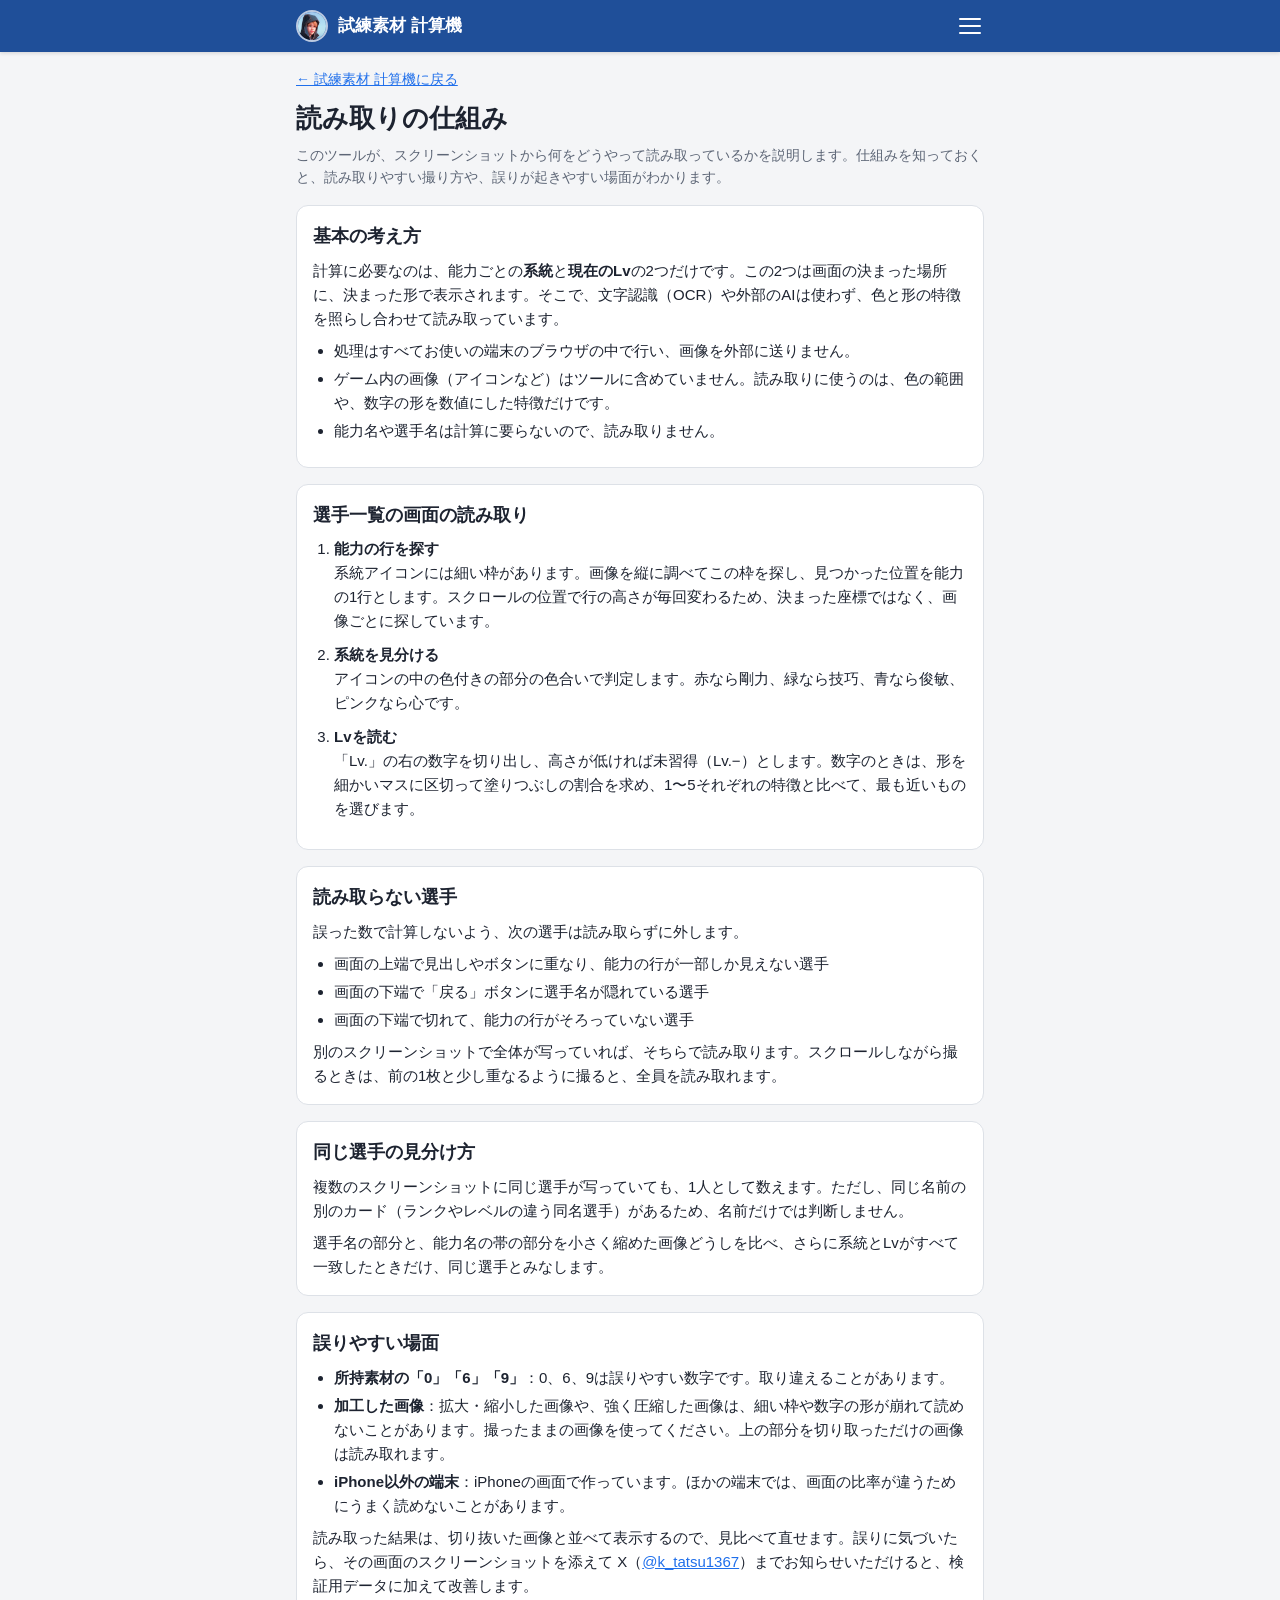
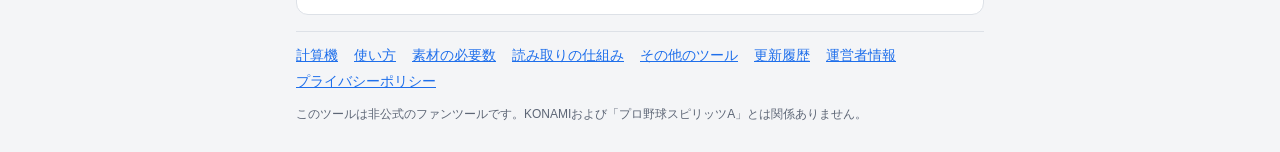
<file: mechanism.html>
<!doctype html>
<html lang="ja">
<head>
  <meta charset="utf-8">
  <meta name="viewport" content="width=device-width, initial-scale=1, viewport-fit=cover">
  <title>スクリーンショット読み取りの仕組み｜試練素材 計算機</title>
  <meta name="description" content="試練素材 計算機が、スクリーンショットから特殊能力の系統とLvをどう読み取っているかの解説です。読み取らない選手や、誤りやすい場面もまとめています。">
  <link rel="canonical" href="https://www.tokunou-calc.com/mechanism.html">
  <link rel="stylesheet" href="src/style.css?v=20261103b">
  <script async src="https://pagead2.googlesyndication.com/pagead/js/adsbygoogle.js?client=ca-pub-3020044701586859"
     crossorigin="anonymous"></script>
</head>
<body>
  <header class="topbar">
    <div class="topbar-inner">
      <a class="topbar-title" href="index.html"><img class="topbar-icon" src="img/icon.jpg" alt="" width="32" height="32">試練素材 計算機</a>
      <button type="button" class="menu-button" aria-expanded="false" aria-controls="site-menu" aria-label="メニューを開く">
        <span class="menu-icon" aria-hidden="true"></span>
      </button>
    </div>
    <nav id="site-menu" class="site-menu" aria-label="メニュー" hidden>
      <ul>
      <li><a href="index.html">計算機</a></li>
      <li><a href="guide.html">使い方</a></li>
      <li><a href="materials.html">素材の必要数</a></li>
      <li><a href="mechanism.html" aria-current="page">読み取りの仕組み</a></li>
      <li><a href="tools.html">その他のツール</a></li>
      <li><a href="updates.html">更新履歴</a></li>
      <li><a href="about.html">運営者情報</a></li>
      <li><a href="privacy.html">プライバシーポリシー</a></li>
      </ul>
    </nav>
  </header>
  <header class="site-header">
    <p class="back"><a href="index.html">← 試練素材 計算機に戻る</a></p>
    <h1>読み取りの仕組み</h1>
    <p class="lead">このツールが、スクリーンショットから何をどうやって読み取っているかを説明します。仕組みを知っておくと、読み取りやすい撮り方や、誤りが起きやすい場面がわかります。</p>
  </header>

  <main class="policy">
    <section class="card">
      <h2>基本の考え方</h2>
      <p>計算に必要なのは、能力ごとの<strong>系統</strong>と<strong>現在のLv</strong>の2つだけです。この2つは画面の決まった場所に、決まった形で表示されます。そこで、文字認識（OCR）や外部のAIは使わず、色と形の特徴を照らし合わせて読み取っています。</p>
      <ul>
        <li>処理はすべてお使いの端末のブラウザの中で行い、画像を外部に送りません。</li>
        <li>ゲーム内の画像（アイコンなど）はツールに含めていません。読み取りに使うのは、色の範囲や、数字の形を数値にした特徴だけです。</li>
        <li>能力名や選手名は計算に要らないので、読み取りません。</li>
      </ul>
    </section>

    <section class="card">
      <h2>選手一覧の画面の読み取り</h2>
      <ol>
        <li><strong>能力の行を探す</strong><br>系統アイコンには細い枠があります。画像を縦に調べてこの枠を探し、見つかった位置を能力の1行とします。スクロールの位置で行の高さが毎回変わるため、決まった座標ではなく、画像ごとに探しています。</li>
        <li><strong>系統を見分ける</strong><br>アイコンの中の色付きの部分の色合いで判定します。赤なら剛力、緑なら技巧、青なら俊敏、ピンクなら心です。</li>
        <li><strong>Lvを読む</strong><br>「Lv.」の右の数字を切り出し、高さが低ければ未習得（Lv.−）とします。数字のときは、形を細かいマスに区切って塗りつぶしの割合を求め、1〜5それぞれの特徴と比べて、最も近いものを選びます。</li>
      </ol>
    </section>

    <section class="card">
      <h2>読み取らない選手</h2>
      <p>誤った数で計算しないよう、次の選手は読み取らずに外します。</p>
      <ul>
        <li>画面の上端で見出しやボタンに重なり、能力の行が一部しか見えない選手</li>
        <li>画面の下端で「戻る」ボタンに選手名が隠れている選手</li>
        <li>画面の下端で切れて、能力の行がそろっていない選手</li>
      </ul>
      <p>別のスクリーンショットで全体が写っていれば、そちらで読み取ります。スクロールしながら撮るときは、前の1枚と少し重なるように撮ると、全員を読み取れます。</p>
    </section>

    <section class="card">
      <h2>同じ選手の見分け方</h2>
      <p>複数のスクリーンショットに同じ選手が写っていても、1人として数えます。ただし、同じ名前の別のカード（ランクやレベルの違う同名選手）があるため、名前だけでは判断しません。</p>
      <p>選手名の部分と、能力名の帯の部分を小さく縮めた画像どうしを比べ、さらに系統とLvがすべて一致したときだけ、同じ選手とみなします。</p>
    </section>

    <section class="card">
      <h2>誤りやすい場面</h2>
      <ul>
        <li><strong>所持素材の「0」「6」「9」</strong>：0、6、9は誤りやすい数字です。取り違えることがあります。</li>
        <li><strong>加工した画像</strong>：拡大・縮小した画像や、強く圧縮した画像は、細い枠や数字の形が崩れて読めないことがあります。撮ったままの画像を使ってください。上の部分を切り取っただけの画像は読み取れます。</li>
        <li><strong>iPhone以外の端末</strong>：iPhoneの画面で作っています。ほかの端末では、画面の比率が違うためにうまく読めないことがあります。</li>
      </ul>
      <p>読み取った結果は、切り抜いた画像と並べて表示するので、見比べて直せます。誤りに気づいたら、その画面のスクリーンショットを添えて X（<a href="https://x.com/k_tatsu1367" target="_blank" rel="noopener noreferrer">@k_tatsu1367</a>）までお知らせいただけると、検証用データに加えて改善します。</p>
    </section>
  </main>

  <footer class="site-footer">
    <nav class="footer-nav" aria-label="サイト内のページ">
      <a href="index.html">計算機</a><a href="guide.html">使い方</a><a href="materials.html">素材の必要数</a><a href="mechanism.html">読み取りの仕組み</a><a href="tools.html">その他のツール</a><a href="updates.html">更新履歴</a><a href="about.html">運営者情報</a><a href="privacy.html">プライバシーポリシー</a>
    </nav>
    <p>このツールは非公式のファンツールです。KONAMIおよび「プロ野球スピリッツA」とは関係ありません。</p>
  </footer>
  <script src="src/nav.js?v=20261103b"></script>
</body>
</html>
</file>
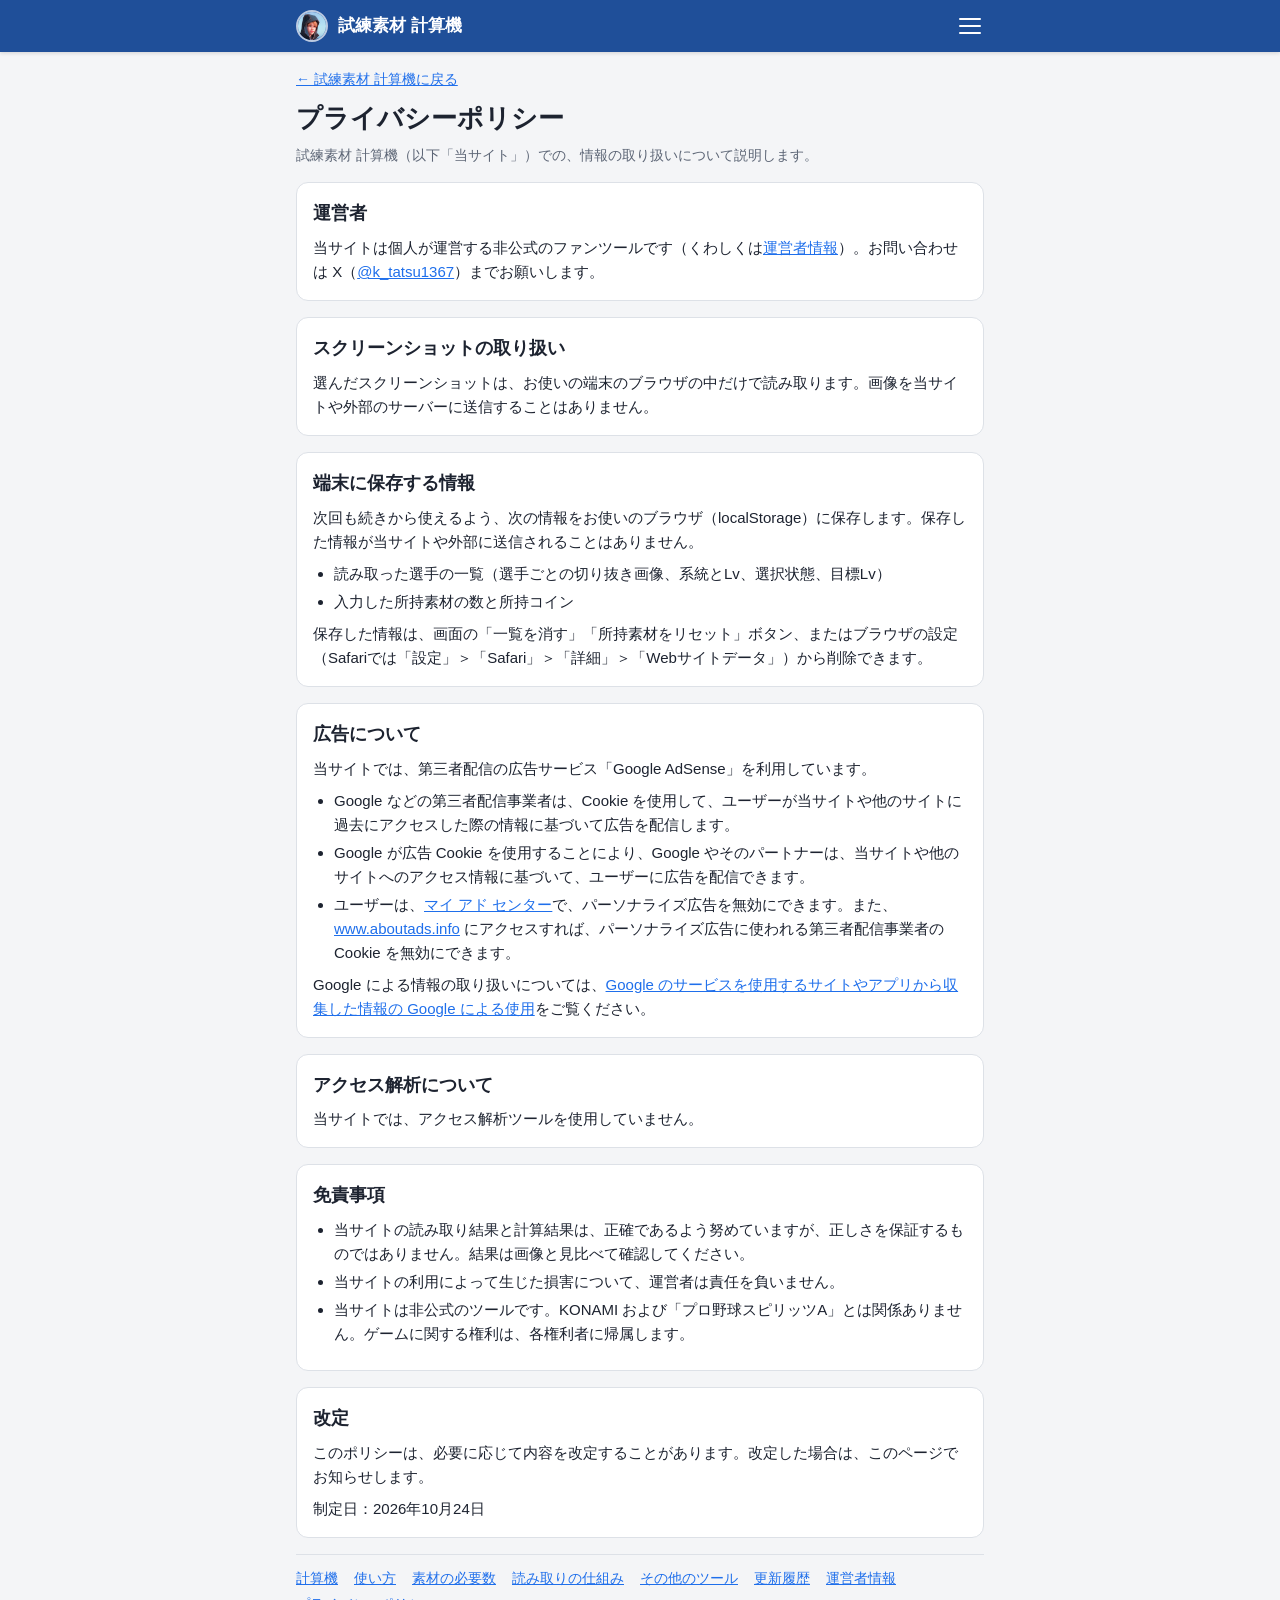
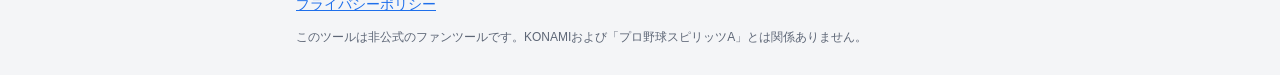
<file: privacy.html>
<!doctype html>
<html lang="ja">
<head>
  <meta charset="utf-8">
  <meta name="viewport" content="width=device-width, initial-scale=1, viewport-fit=cover">
  <title>プライバシーポリシー｜試練素材 計算機</title>
  <meta name="description" content="試練素材 計算機のプライバシーポリシーです。スクリーンショットと端末に保存する情報の取り扱い、広告（Google AdSense）について説明します。">
  <link rel="canonical" href="https://www.tokunou-calc.com/privacy.html">
  <link rel="stylesheet" href="src/style.css?v=20261103b">
  <script async src="https://pagead2.googlesyndication.com/pagead/js/adsbygoogle.js?client=ca-pub-3020044701586859"
     crossorigin="anonymous"></script>
</head>
<body>
  <header class="topbar">
    <div class="topbar-inner">
      <a class="topbar-title" href="index.html"><img class="topbar-icon" src="img/icon.jpg" alt="" width="32" height="32">試練素材 計算機</a>
      <button type="button" class="menu-button" aria-expanded="false" aria-controls="site-menu" aria-label="メニューを開く">
        <span class="menu-icon" aria-hidden="true"></span>
      </button>
    </div>
    <nav id="site-menu" class="site-menu" aria-label="メニュー" hidden>
      <ul>
      <li><a href="index.html">計算機</a></li>
      <li><a href="guide.html">使い方</a></li>
      <li><a href="materials.html">素材の必要数</a></li>
      <li><a href="mechanism.html">読み取りの仕組み</a></li>
      <li><a href="tools.html">その他のツール</a></li>
      <li><a href="updates.html">更新履歴</a></li>
      <li><a href="about.html">運営者情報</a></li>
      <li><a href="privacy.html" aria-current="page">プライバシーポリシー</a></li>
      </ul>
    </nav>
  </header>
  <header class="site-header">
    <p class="back"><a href="index.html">← 試練素材 計算機に戻る</a></p>
    <h1>プライバシーポリシー</h1>
    <p class="lead">試練素材 計算機（以下「当サイト」）での、情報の取り扱いについて説明します。</p>
  </header>

  <main class="policy">
    <section class="card">
      <h2>運営者</h2>
      <p>当サイトは個人が運営する非公式のファンツールです（くわしくは<a href="about.html">運営者情報</a>）。お問い合わせは X（<a href="https://x.com/k_tatsu1367" target="_blank" rel="noopener noreferrer">@k_tatsu1367</a>）までお願いします。</p>
    </section>

    <section class="card">
      <h2>スクリーンショットの取り扱い</h2>
      <p>選んだスクリーンショットは、お使いの端末のブラウザの中だけで読み取ります。画像を当サイトや外部のサーバーに送信することはありません。</p>
    </section>

    <section class="card">
      <h2>端末に保存する情報</h2>
      <p>次回も続きから使えるよう、次の情報をお使いのブラウザ（localStorage）に保存します。保存した情報が当サイトや外部に送信されることはありません。</p>
      <ul>
        <li>読み取った選手の一覧（選手ごとの切り抜き画像、系統とLv、選択状態、目標Lv）</li>
        <li>入力した所持素材の数と所持コイン</li>
      </ul>
      <p>保存した情報は、画面の「一覧を消す」「所持素材をリセット」ボタン、またはブラウザの設定（Safariでは「設定」＞「Safari」＞「詳細」＞「Webサイトデータ」）から削除できます。</p>
    </section>

    <section class="card">
      <h2>広告について</h2>
      <p>当サイトでは、第三者配信の広告サービス「Google AdSense」を利用しています。</p>
      <ul>
        <li>Google などの第三者配信事業者は、Cookie を使用して、ユーザーが当サイトや他のサイトに過去にアクセスした際の情報に基づいて広告を配信します。</li>
        <li>Google が広告 Cookie を使用することにより、Google やそのパートナーは、当サイトや他のサイトへのアクセス情報に基づいて、ユーザーに広告を配信できます。</li>
        <li>ユーザーは、<a href="https://myadcenter.google.com/" target="_blank" rel="noopener noreferrer">マイ アド センター</a>で、パーソナライズ広告を無効にできます。また、<a href="https://www.aboutads.info/choices/" target="_blank" rel="noopener noreferrer">www.aboutads.info</a> にアクセスすれば、パーソナライズ広告に使われる第三者配信事業者の Cookie を無効にできます。</li>
      </ul>
      <p>Google による情報の取り扱いについては、<a href="https://policies.google.com/technologies/partner-sites?hl=ja" target="_blank" rel="noopener noreferrer">Google のサービスを使用するサイトやアプリから収集した情報の Google による使用</a>をご覧ください。</p>
    </section>

    <section class="card">
      <h2>アクセス解析について</h2>
      <p>当サイトでは、アクセス解析ツールを使用していません。</p>
    </section>

    <section class="card">
      <h2>免責事項</h2>
      <ul>
        <li>当サイトの読み取り結果と計算結果は、正確であるよう努めていますが、正しさを保証するものではありません。結果は画像と見比べて確認してください。</li>
        <li>当サイトの利用によって生じた損害について、運営者は責任を負いません。</li>
        <li>当サイトは非公式のツールです。KONAMI および「プロ野球スピリッツA」とは関係ありません。ゲームに関する権利は、各権利者に帰属します。</li>
      </ul>
    </section>

    <section class="card">
      <h2>改定</h2>
      <p>このポリシーは、必要に応じて内容を改定することがあります。改定した場合は、このページでお知らせします。</p>
      <p>制定日：2026年10月24日</p>
    </section>
  </main>

  <footer class="site-footer">
    <nav class="footer-nav" aria-label="サイト内のページ">
      <a href="index.html">計算機</a><a href="guide.html">使い方</a><a href="materials.html">素材の必要数</a><a href="mechanism.html">読み取りの仕組み</a><a href="tools.html">その他のツール</a><a href="updates.html">更新履歴</a><a href="about.html">運営者情報</a><a href="privacy.html">プライバシーポリシー</a>
    </nav>
    <p>このツールは非公式のファンツールです。KONAMIおよび「プロ野球スピリッツA」とは関係ありません。</p>
  </footer>
  <script src="src/nav.js?v=20261103b"></script>
</body>
</html>
</file>
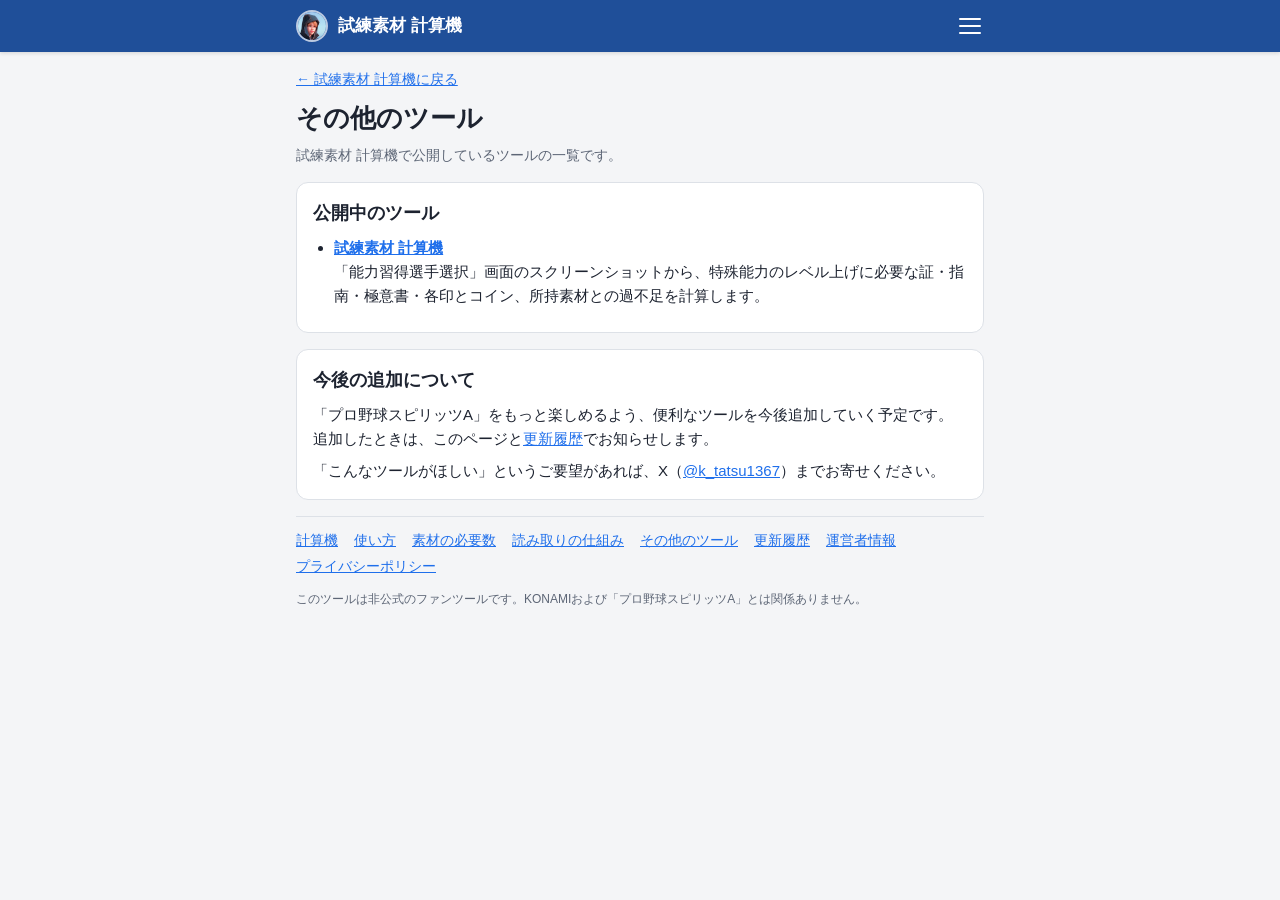
<file: tools.html>
<!doctype html>
<html lang="ja">
<head>
  <meta charset="utf-8">
  <meta name="viewport" content="width=device-width, initial-scale=1, viewport-fit=cover">
  <title>その他のツール｜試練素材 計算機</title>
  <meta name="description" content="試練素材 計算機で公開しているツールの一覧です。プロスピAをもっと楽しむためのツールを、今後追加していきます。">
  <link rel="canonical" href="https://www.tokunou-calc.com/tools.html">
  <link rel="stylesheet" href="src/style.css?v=20261103b">
  <script async src="https://pagead2.googlesyndication.com/pagead/js/adsbygoogle.js?client=ca-pub-3020044701586859"
     crossorigin="anonymous"></script>
</head>
<body>
  <header class="topbar">
    <div class="topbar-inner">
      <a class="topbar-title" href="index.html"><img class="topbar-icon" src="img/icon.jpg" alt="" width="32" height="32">試練素材 計算機</a>
      <button type="button" class="menu-button" aria-expanded="false" aria-controls="site-menu" aria-label="メニューを開く">
        <span class="menu-icon" aria-hidden="true"></span>
      </button>
    </div>
    <nav id="site-menu" class="site-menu" aria-label="メニュー" hidden>
      <ul>
      <li><a href="index.html">計算機</a></li>
      <li><a href="guide.html">使い方</a></li>
      <li><a href="materials.html">素材の必要数</a></li>
      <li><a href="mechanism.html">読み取りの仕組み</a></li>
      <li><a href="tools.html" aria-current="page">その他のツール</a></li>
      <li><a href="updates.html">更新履歴</a></li>
      <li><a href="about.html">運営者情報</a></li>
      <li><a href="privacy.html">プライバシーポリシー</a></li>
      </ul>
    </nav>
  </header>
  <header class="site-header">
    <p class="back"><a href="index.html">← 試練素材 計算機に戻る</a></p>
    <h1>その他のツール</h1>
    <p class="lead">試練素材 計算機で公開しているツールの一覧です。</p>
  </header>

  <main class="policy">
    <section class="card">
      <h2>公開中のツール</h2>
      <ul>
        <li><strong><a href="index.html">試練素材 計算機</a></strong><br>「能力習得選手選択」画面のスクリーンショットから、特殊能力のレベル上げに必要な証・指南・極意書・各印とコイン、所持素材との過不足を計算します。</li>
      </ul>
    </section>

    <section class="card">
      <h2>今後の追加について</h2>
      <p>「プロ野球スピリッツA」をもっと楽しめるよう、便利なツールを今後追加していく予定です。追加したときは、このページと<a href="updates.html">更新履歴</a>でお知らせします。</p>
      <p>「こんなツールがほしい」というご要望があれば、X（<a href="https://x.com/k_tatsu1367" target="_blank" rel="noopener noreferrer">@k_tatsu1367</a>）までお寄せください。</p>
    </section>
  </main>

  <footer class="site-footer">
    <nav class="footer-nav" aria-label="サイト内のページ">
      <a href="index.html">計算機</a><a href="guide.html">使い方</a><a href="materials.html">素材の必要数</a><a href="mechanism.html">読み取りの仕組み</a><a href="tools.html">その他のツール</a><a href="updates.html">更新履歴</a><a href="about.html">運営者情報</a><a href="privacy.html">プライバシーポリシー</a>
    </nav>
    <p>このツールは非公式のファンツールです。KONAMIおよび「プロ野球スピリッツA」とは関係ありません。</p>
  </footer>
  <script src="src/nav.js?v=20261103b"></script>
</body>
</html>
</file>
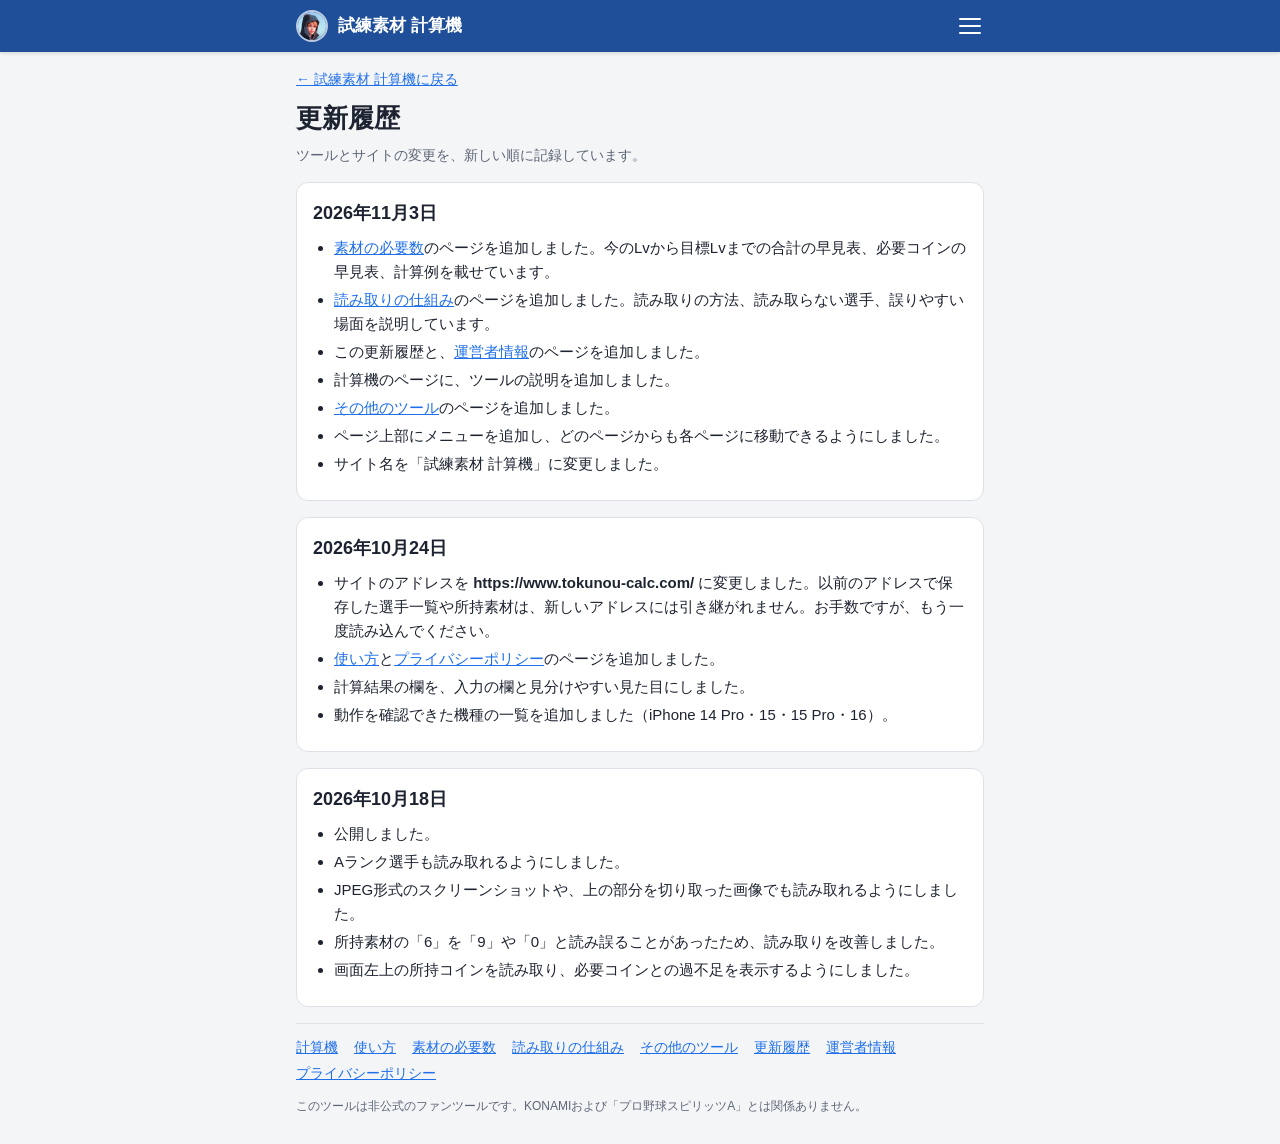
<file: updates.html>
<!doctype html>
<html lang="ja">
<head>
  <meta charset="utf-8">
  <meta name="viewport" content="width=device-width, initial-scale=1, viewport-fit=cover">
  <title>更新履歴｜試練素材 計算機</title>
  <meta name="description" content="試練素材 計算機の更新履歴です。読み取りの改善、機能の追加、ページの追加などを記録しています。">
  <link rel="canonical" href="https://www.tokunou-calc.com/updates.html">
  <link rel="stylesheet" href="src/style.css?v=20261103b">
  <script async src="https://pagead2.googlesyndication.com/pagead/js/adsbygoogle.js?client=ca-pub-3020044701586859"
     crossorigin="anonymous"></script>
</head>
<body>
  <header class="topbar">
    <div class="topbar-inner">
      <a class="topbar-title" href="index.html"><img class="topbar-icon" src="img/icon.jpg" alt="" width="32" height="32">試練素材 計算機</a>
      <button type="button" class="menu-button" aria-expanded="false" aria-controls="site-menu" aria-label="メニューを開く">
        <span class="menu-icon" aria-hidden="true"></span>
      </button>
    </div>
    <nav id="site-menu" class="site-menu" aria-label="メニュー" hidden>
      <ul>
      <li><a href="index.html">計算機</a></li>
      <li><a href="guide.html">使い方</a></li>
      <li><a href="materials.html">素材の必要数</a></li>
      <li><a href="mechanism.html">読み取りの仕組み</a></li>
      <li><a href="tools.html">その他のツール</a></li>
      <li><a href="updates.html" aria-current="page">更新履歴</a></li>
      <li><a href="about.html">運営者情報</a></li>
      <li><a href="privacy.html">プライバシーポリシー</a></li>
      </ul>
    </nav>
  </header>
  <header class="site-header">
    <p class="back"><a href="index.html">← 試練素材 計算機に戻る</a></p>
    <h1>更新履歴</h1>
    <p class="lead">ツールとサイトの変更を、新しい順に記録しています。</p>
  </header>

  <main class="policy">
    <section class="card">
      <h2>2026年11月3日</h2>
      <ul>
        <li><a href="materials.html">素材の必要数</a>のページを追加しました。今のLvから目標Lvまでの合計の早見表、必要コインの早見表、計算例を載せています。</li>
        <li><a href="mechanism.html">読み取りの仕組み</a>のページを追加しました。読み取りの方法、読み取らない選手、誤りやすい場面を説明しています。</li>
        <li>この更新履歴と、<a href="about.html">運営者情報</a>のページを追加しました。</li>
        <li>計算機のページに、ツールの説明を追加しました。</li>
        <li><a href="tools.html">その他のツール</a>のページを追加しました。</li>
        <li>ページ上部にメニューを追加し、どのページからも各ページに移動できるようにしました。</li>
        <li>サイト名を「試練素材 計算機」に変更しました。</li>
      </ul>
    </section>

    <section class="card">
      <h2>2026年10月24日</h2>
      <ul>
        <li>サイトのアドレスを <strong>https://www.tokunou-calc.com/</strong> に変更しました。以前のアドレスで保存した選手一覧や所持素材は、新しいアドレスには引き継がれません。お手数ですが、もう一度読み込んでください。</li>
        <li><a href="guide.html">使い方</a>と<a href="privacy.html">プライバシーポリシー</a>のページを追加しました。</li>
        <li>計算結果の欄を、入力の欄と見分けやすい見た目にしました。</li>
        <li>動作を確認できた機種の一覧を追加しました（iPhone 14 Pro・15・15 Pro・16）。</li>
      </ul>
    </section>

    <section class="card">
      <h2>2026年10月18日</h2>
      <ul>
        <li>公開しました。</li>
        <li>Aランク選手も読み取れるようにしました。</li>
        <li>JPEG形式のスクリーンショットや、上の部分を切り取った画像でも読み取れるようにしました。</li>
        <li>所持素材の「6」を「9」や「0」と読み誤ることがあったため、読み取りを改善しました。</li>
        <li>画面左上の所持コインを読み取り、必要コインとの過不足を表示するようにしました。</li>
      </ul>
    </section>
  </main>

  <footer class="site-footer">
    <nav class="footer-nav" aria-label="サイト内のページ">
      <a href="index.html">計算機</a><a href="guide.html">使い方</a><a href="materials.html">素材の必要数</a><a href="mechanism.html">読み取りの仕組み</a><a href="tools.html">その他のツール</a><a href="updates.html">更新履歴</a><a href="about.html">運営者情報</a><a href="privacy.html">プライバシーポリシー</a>
    </nav>
    <p>このツールは非公式のファンツールです。KONAMIおよび「プロ野球スピリッツA」とは関係ありません。</p>
  </footer>
  <script src="src/nav.js?v=20261103b"></script>
</body>
</html>
</file>
<file: src/style.css>
:root {
  --bg: #f4f5f7;
  --card: #ffffff;
  --text: #1d2330;
  --muted: #5d6676;
  --line: #dde1e7;
  --accent: #1f6feb;
  --accent-soft: #e7f0ff;
  --danger: #c62828;
  --short: #d32f2f;
  --go: #c62828;
  --gi: #2e7d32;
  --shun: #1565c0;
  --shin: #ad1457;
  --bar-bg: #1f4f99;
  --bar-text: #ffffff;
  color-scheme: light dark;
}
@media (prefers-color-scheme: dark) {
  :root {
    --bg: #12151b;
    --card: #1b2029;
    --text: #e6e9ef;
    --muted: #9aa3b2;
    --line: #2d3442;
    --accent: #4c8dff;
    --accent-soft: #1d2a42;
    --danger: #ef5350;
    --short: #ff6b6b;
    --go: #ef6b6b;
    --gi: #66bb6a;
    --shun: #64a8f0;
    --shin: #f06292;
    --bar-bg: #1d2a42;
    --bar-text: #e6e9ef;
  }
}

* { box-sizing: border-box; }
[hidden] { display: none !important; }
body {
  margin: 0;
  background: var(--bg);
  color: var(--text);
  font-family: -apple-system, BlinkMacSystemFont, "Hiragino Sans", "Hiragino Kaku Gothic ProN", sans-serif;
  font-size: 16px;
  line-height: 1.6;
  -webkit-text-size-adjust: 100%;
}
.site-header, main, .site-footer {
  max-width: 720px;
  margin: 0 auto;
  padding: 0 16px;
}
.site-header { padding-top: 16px; } /* 端末上部の安全領域は帯（.topbar）で確保する */
h1 { font-size: 26px; margin: 8px 0 4px; }
h2 { font-size: 18px; margin: 0 0 8px; display: flex; align-items: center; gap: 8px; }
.example { margin: 0 0 12px; text-align: center; }
.example figcaption { font-size: 13px; font-weight: 600; color: var(--muted); margin-bottom: 4px; }
.example img { display: block; width: 160px; max-width: 100%; height: auto; margin: 0 auto; border-radius: 8px; border: 1px solid var(--line); }
@media (max-width: 480px) {
  .example img { width: 56px; } /* スマホでは縦長の画像が場所を取りすぎないよう小さく */
}
.lead, .hint { color: var(--muted); margin: 0 0 12px; font-size: 14px; }
.step {
  display: inline-grid; place-items: center;
  width: 26px; height: 26px; border-radius: 50%;
  background: var(--accent); color: #fff; font-size: 14px;
}

.card {
  background: var(--card);
  border: 1px solid var(--line);
  border-radius: 12px;
  padding: 16px;
  margin: 16px 0;
}
.section-head { display: flex; justify-content: space-between; align-items: baseline; gap: 8px; flex-wrap: wrap; }
.badge { font-size: 13px; color: var(--accent); }

.button {
  display: inline-flex; align-items: center; justify-content: center;
  min-height: 44px; padding: 0 16px;
  border: 1px solid var(--line); border-radius: 10px;
  background: var(--card); color: var(--text);
  font: inherit; cursor: pointer;
}
.button.primary { background: var(--accent); border-color: var(--accent); color: #fff; font-weight: 600; width: 100%; }
.button.small { min-height: 36px; padding: 0 12px; font-size: 14px; }
.button.danger { color: var(--danger); }
.toolbar { display: flex; flex-wrap: wrap; gap: 8px; margin-bottom: 12px; }
.status { margin: 12px 0 0; font-size: 14px; }
.notice {
  margin: 12px 0 0;
  padding: 8px 12px;
  border-left: 3px solid #e0a100;
  background: rgba(224, 161, 0, 0.1);
  border-radius: 6px;
  font-size: 13px;
}
.empty { color: var(--muted); font-size: 14px; text-align: center; padding: 16px 0; margin: 0; }

.player-list { display: grid; gap: 12px; }
.player {
  border: 1px solid var(--line);
  border-radius: 10px;
  padding: 12px;
  display: grid;
  gap: 8px;
}
.player.checked { border-color: var(--accent); background: var(--accent-soft); }
.pick { display: flex; align-items: center; gap: 8px; font-weight: 600; }
.pick-input { width: 22px; height: 22px; accent-color: var(--accent); }
.thumb { width: 100%; height: auto; border-radius: 6px; display: block; background: #000; }
.rows { display: grid; gap: 6px; }
.row { display: grid; grid-template-columns: 20px 1fr 96px; gap: 8px; align-items: center; }
.row-no { color: var(--muted); font-size: 13px; text-align: center; }
select, input[type="number"] {
  font: inherit;
  font-size: 16px; /* iOSで入力時に拡大されないように */
  min-height: 40px;
  padding: 4px 8px;
  border: 1px solid var(--line);
  border-radius: 8px;
  background: var(--card);
  color: var(--text);
  width: 100%;
}
select.kei { font-weight: 600; }
.kei-剛 { color: var(--go); }
.kei-技 { color: var(--gi); }
.kei-俊 { color: var(--shun); }
.kei-心 { color: var(--shin); }
.player-foot { display: flex; justify-content: space-between; align-items: center; gap: 8px; }
.player-foot label { display: flex; align-items: center; gap: 8px; font-size: 14px; }
.player-foot select { width: auto; }

.table-scroll { overflow-x: auto; }
.material-table { width: 100%; border-collapse: collapse; font-size: 14px; }
.material-table th, .material-table td { border-bottom: 1px solid var(--line); padding: 6px 4px; text-align: center; }
.material-table tr > th:first-child { text-align: left; white-space: nowrap; font-weight: 500; }
.material-table input { min-height: 36px; text-align: right; padding: 4px 6px; min-width: 48px; }
.kei-head { font-weight: 700; }
.common-cell { border-right: 1px solid var(--line); }
.owned-tools { margin: 12px 0 0; align-items: center; }
.owned-file { flex: 1 1 auto; }
.rows-label { margin: 4px 0 0; font-size: 13px; font-weight: 600; color: var(--muted); }
.target-label { font-size: 16px !important; font-weight: 600; }
.player-foot .target-label select { font-size: 17px; font-weight: 600; min-height: 44px; padding: 4px 12px; }
.owned-thumb { margin: 8px 0 12px; }
.need { font-weight: 600; font-variant-numeric: tabular-nums; }
.bal { font-size: 12px; color: var(--muted); font-variant-numeric: tabular-nums; }
.bal.short, .short { color: var(--short); font-weight: 600; }
.coin { margin: 0 0 8px; }
.sub-head { font-size: 15px; margin: 16px 0 4px; }

/* 必要な素材（計算結果）の枠：出力であることが一目でわかるように */
.card.result {
  border: 2px solid var(--accent);
  background: var(--accent-soft);
  box-shadow: 0 4px 14px rgba(31, 111, 235, 0.18);
}
.card.result h2 { font-size: 20px; }
.result-tag {
  display: inline-block;
  padding: 2px 10px;
  border-radius: 999px;
  background: var(--accent);
  color: #fff;
  font-size: 13px;
  font-weight: 700;
}
.card.result .table-scroll { background: var(--card); border-radius: 8px; padding: 4px 6px; }
.coin strong { font-size: 22px; font-variant-numeric: tabular-nums; }
.coin-detail { display: block; font-size: 14px; color: var(--muted); font-variant-numeric: tabular-nums; }
.coin-detail .bal { font-size: 14px; }
.coin-input { display: flex; align-items: center; gap: 12px; margin-top: 12px; font-weight: 600; font-size: 14px; }
.coin-input input { max-width: 200px; text-align: right; }

.site-footer { color: var(--muted); font-size: 12px; padding-bottom: calc(24px + env(safe-area-inset-bottom)); }
.site-footer p { margin: 4px 0; }
.site-footer .contact { font-size: 14px; color: var(--text); margin-bottom: 8px; }
.site-footer a { color: var(--accent); }

/* 動作確認機種 */
.devices p { margin: 0 0 8px; font-size: 14px; }
.devices ul { margin: 0 0 8px; padding-left: 1.4em; font-size: 14px; }
.devices .hint { margin: 0; }
.devices a { color: var(--accent); }

/* プライバシーポリシーのページ */
.back { margin: 0 0 8px; font-size: 14px; }
.back a, .policy a { color: var(--accent); }
.policy p { margin: 0 0 8px; font-size: 15px; }
.policy p:last-child { margin-bottom: 0; }
.policy ul { margin: 0 0 8px; padding-left: 1.4em; font-size: 15px; }
.policy li { margin: 4px 0; }
.policy ol { margin: 0 0 12px; padding-left: 1.4em; font-size: 15px; }
.policy ol li { margin: 0 0 10px; }
.guide-table { margin-bottom: 12px; white-space: nowrap; font-variant-numeric: tabular-nums; }
.guide-table thead th { font-weight: 600; font-size: 13px; }
.guide-table .total th, .guide-table .total td { font-weight: 700; }
.faq { margin: 0; font-size: 15px; }
.faq dt { font-weight: 700; margin-top: 12px; }
.faq dt:first-child { margin-top: 0; }
.faq dd { margin: 4px 0 0; }
.guide-link { margin: 0 0 12px; font-size: 14px; }
.guide-link a { color: var(--accent); font-weight: 600; }

/* ページ下部のサイト内リンク */
.footer-nav { display: flex; flex-wrap: wrap; gap: 4px 16px; margin: 0 0 12px; padding-top: 12px; border-top: 1px solid var(--line); font-size: 14px; }
.footer-nav a { color: var(--accent); }

/* このツールについて・運営者情報 */
.about-tool p { margin: 0 0 8px; font-size: 15px; }
.about-tool ul { margin: 0 0 8px; padding-left: 1.4em; font-size: 15px; }
.about-tool li { margin: 4px 0; }
.about-tool a { color: var(--accent); }
.about-table { white-space: normal; }
.about-table th { text-align: left; width: 7em; }
.about-table td { text-align: left; }

/* ページ上部の帯とメニュー（三本線のボタン） */
.topbar {
  position: sticky; top: 0; z-index: 100;
  background: var(--bar-bg); color: var(--bar-text);
  padding-top: env(safe-area-inset-top);
  box-shadow: 0 1px 4px rgba(0, 0, 0, .15);
}
.topbar-inner {
  max-width: 720px; margin: 0 auto; padding: 0 8px 0 16px;
  height: 52px; display: flex; align-items: center; justify-content: space-between; gap: 8px;
}
.topbar-title { display: flex; align-items: center; gap: 10px; min-width: 0; color: inherit; text-decoration: none; font-weight: 700; font-size: 17px; white-space: nowrap; overflow: hidden; text-overflow: ellipsis; }
.topbar-icon { flex: none; width: 32px; height: 32px; border-radius: 50%; object-fit: cover; border: 2px solid rgba(255, 255, 255, .7); }
.menu-button {
  width: 44px; height: 44px; flex: none; border: 0; border-radius: 8px;
  background: transparent; color: inherit; cursor: pointer;
  display: flex; align-items: center; justify-content: center;
  padding: 0; margin: 0; -webkit-appearance: none; appearance: none; /* iPhoneのSafariの標準のボタンの見た目を消す */
  -webkit-tap-highlight-color: transparent; touch-action: manipulation;
}
.menu-button:hover, .menu-button[aria-expanded="true"] { background: rgba(255, 255, 255, .16); }
.menu-icon, .menu-icon::before, .menu-icon::after {
  display: block; width: 22px; height: 2px; border-radius: 1px; background: currentColor;
  transition: transform .2s, background-color .2s;
}
.menu-icon { position: relative; flex: none; }
.menu-icon::before, .menu-icon::after { content: ""; position: absolute; left: 0; }
.menu-icon::before { top: -7px; }
.menu-icon::after { top: 7px; }
/* 開いているときは×の形にする */
.menu-button[aria-expanded="true"] .menu-icon { background: transparent; }
.menu-button[aria-expanded="true"] .menu-icon::before { transform: translateY(7px) rotate(45deg); }
.menu-button[aria-expanded="true"] .menu-icon::after { transform: translateY(-7px) rotate(-45deg); }
.site-menu {
  position: absolute; left: 0; right: 0; top: 100%;
  background: var(--card); border-bottom: 1px solid var(--line);
  box-shadow: 0 8px 16px rgba(0, 0, 0, .12);
  max-height: calc(100vh - 52px - env(safe-area-inset-top)); overflow-y: auto;
}
.site-menu ul { list-style: none; margin: 0 auto; padding: 4px 0 8px; max-width: 720px; }
.site-menu a {
  display: block; padding: 12px 16px; color: var(--text); text-decoration: none; font-size: 16px;
  border-bottom: 1px solid var(--line);
}
.site-menu li:last-child a { border-bottom: 0; }
.site-menu a:hover { background: var(--accent-soft); }
.site-menu a[aria-current="page"] { color: var(--accent); font-weight: 700; border-left: 4px solid var(--accent); padding-left: 12px; }
</file>
